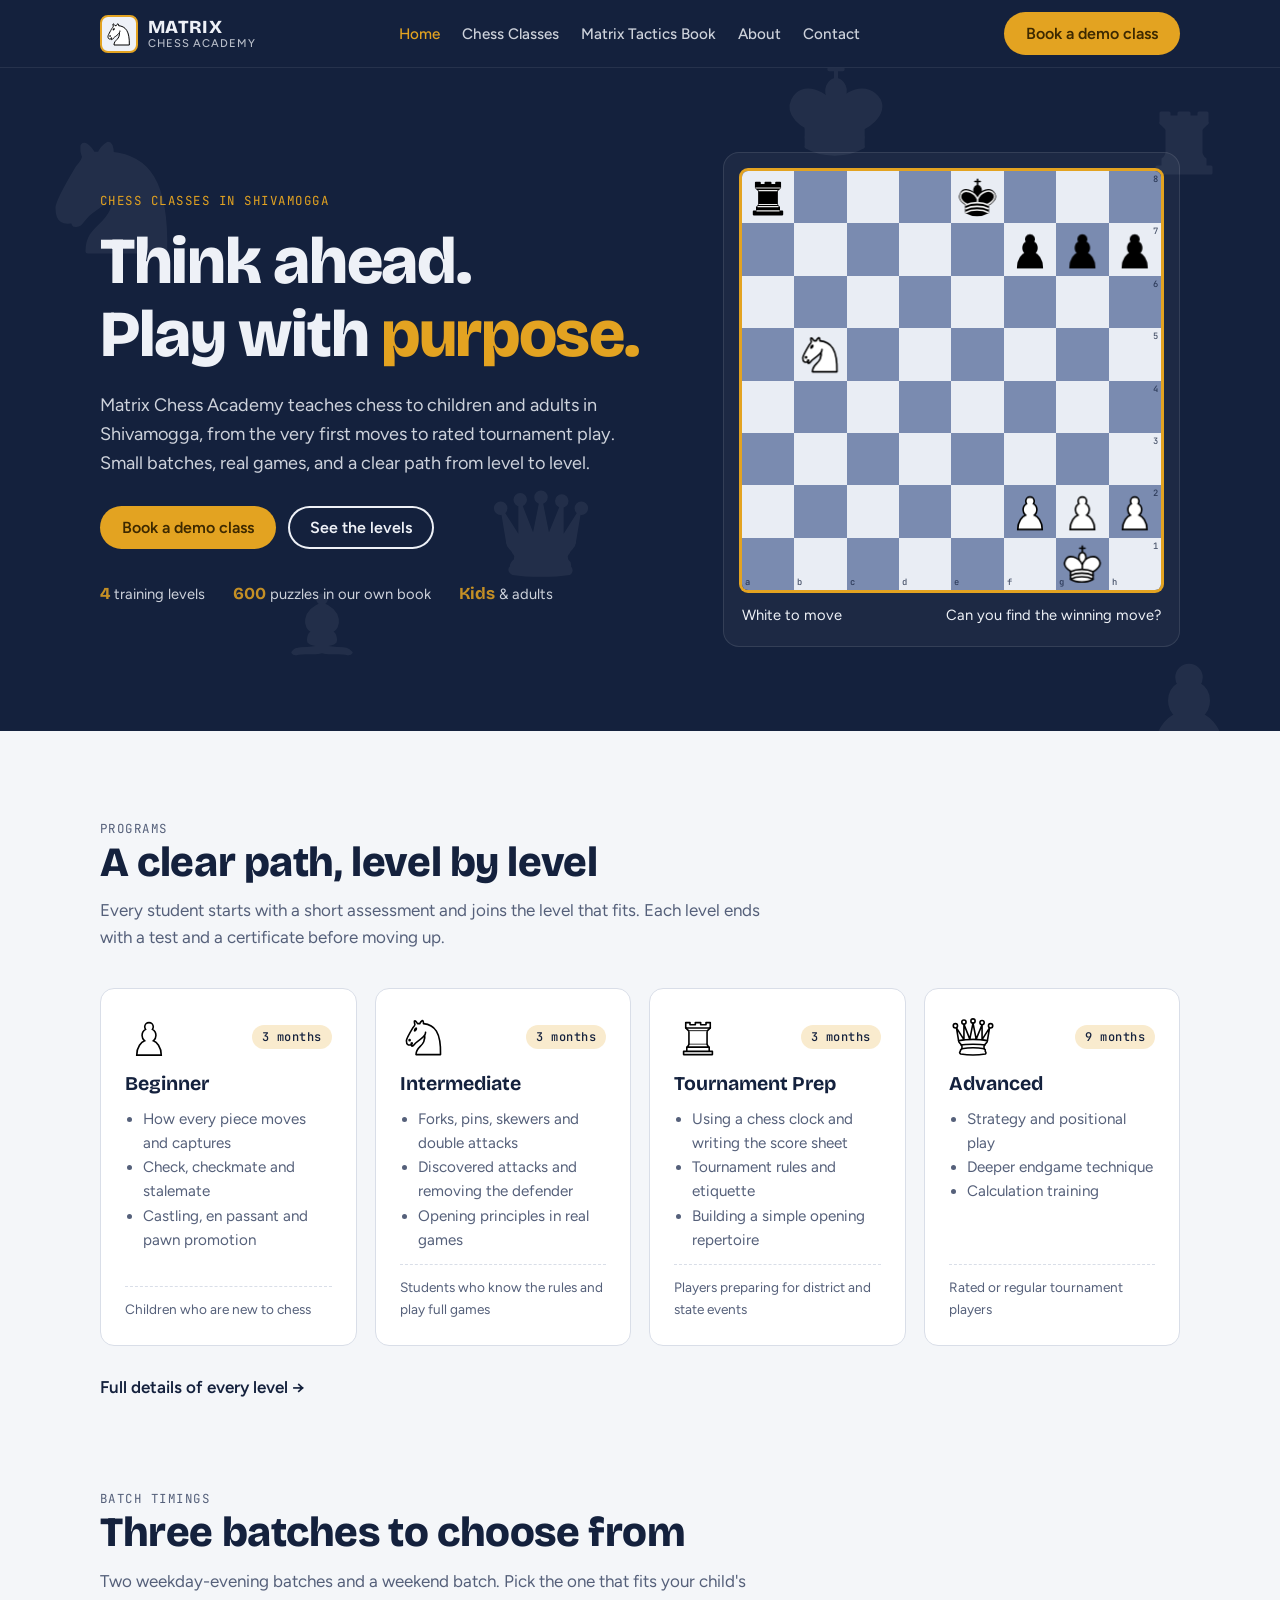
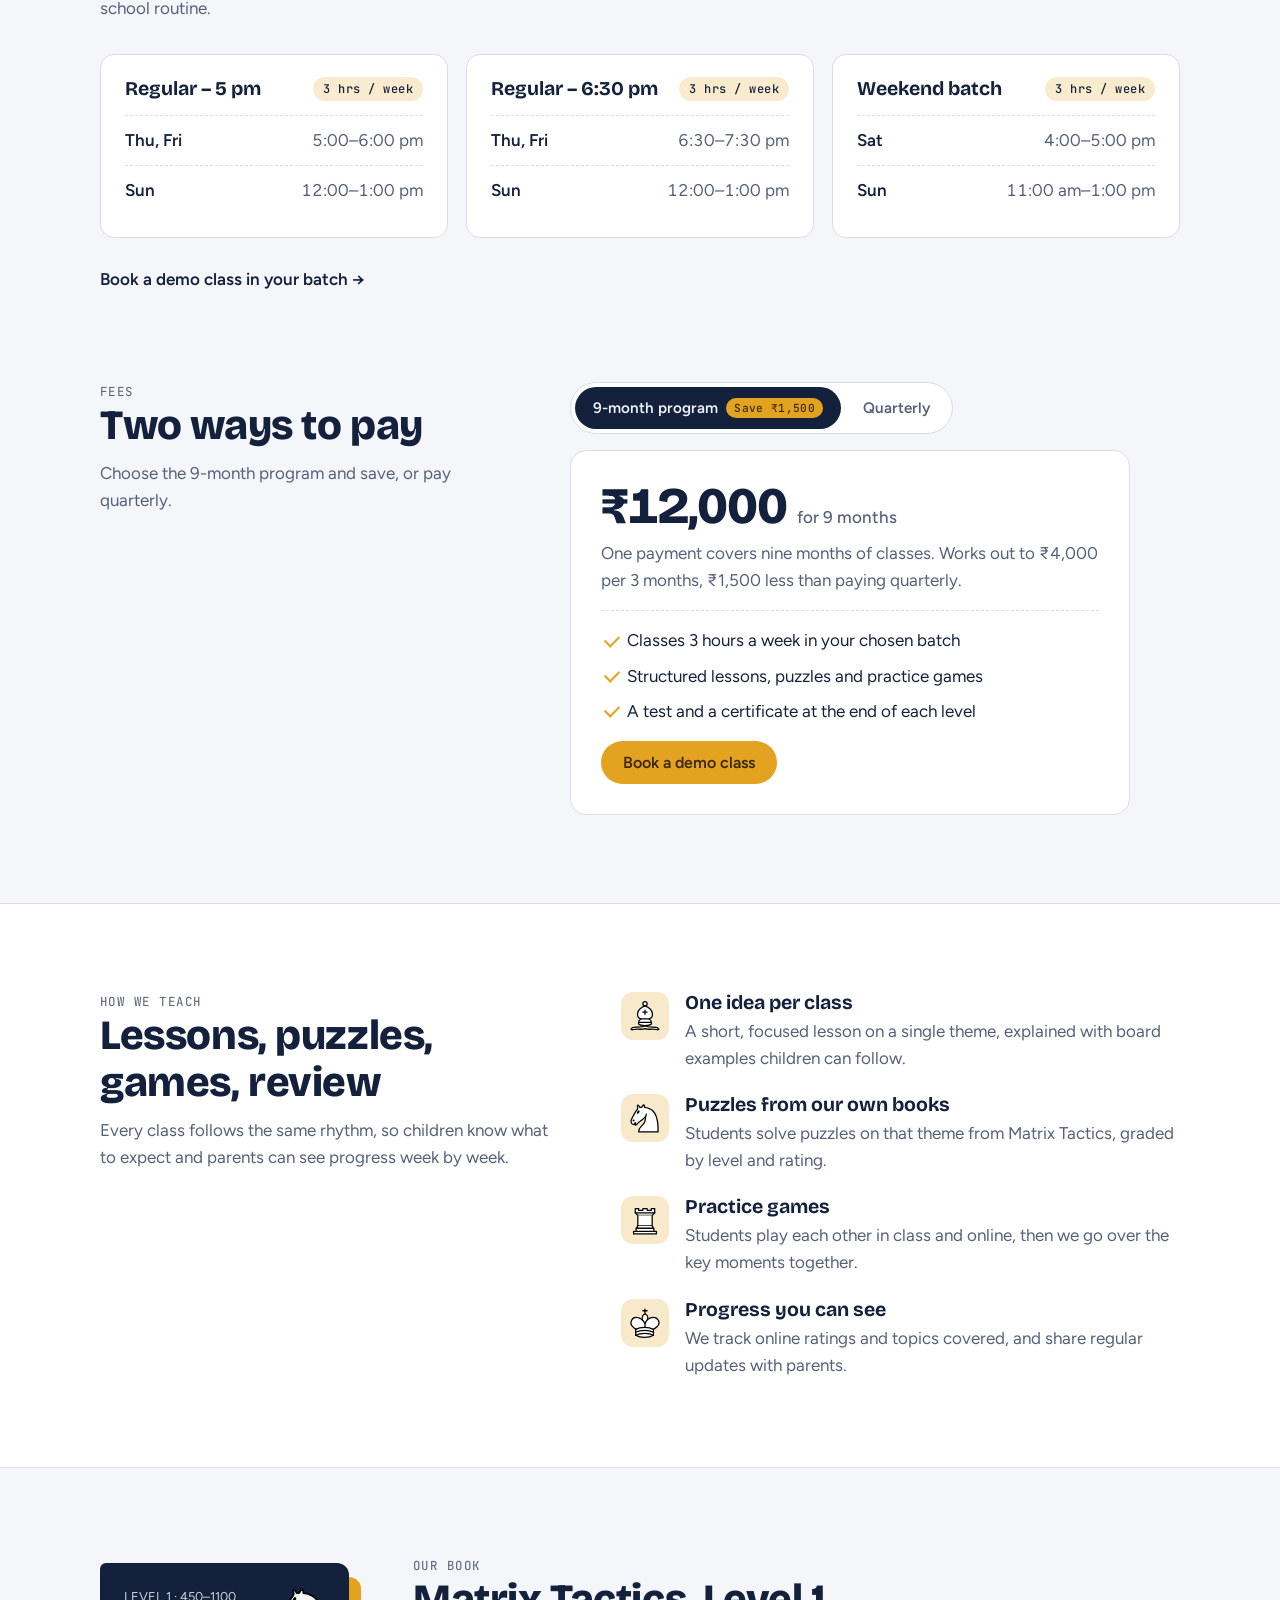
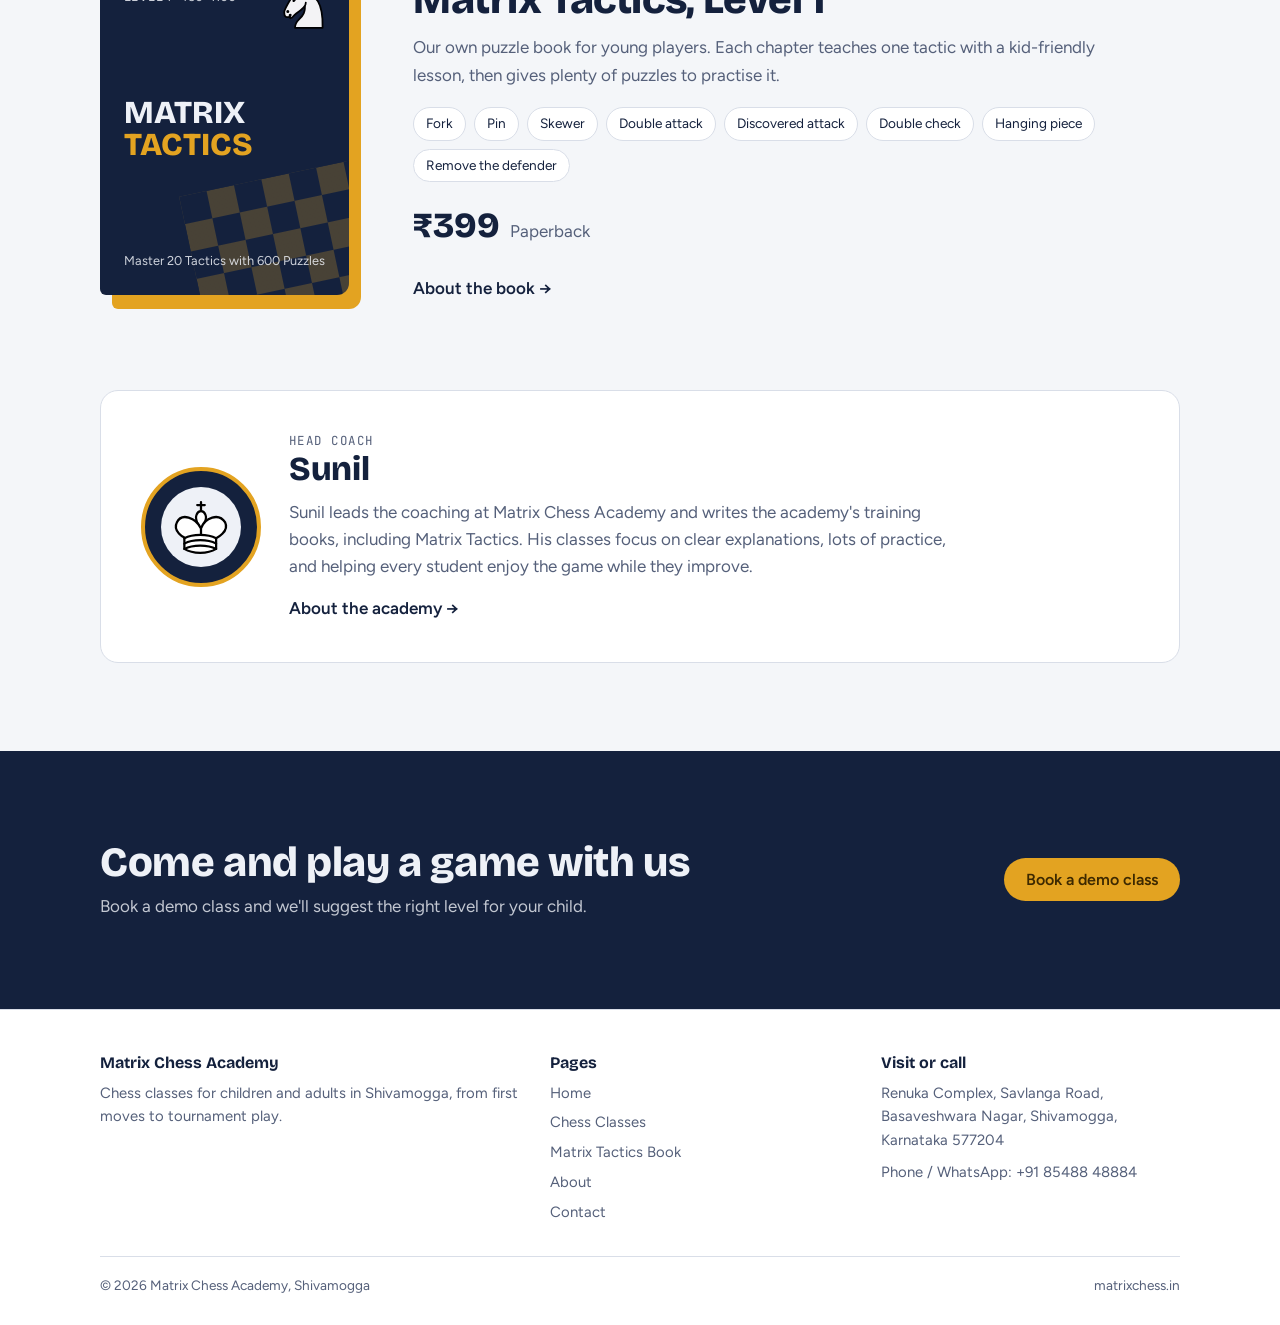
<file: index.html>
<!DOCTYPE html>
<html lang="en-IN">
<head>
<meta charset="utf-8">
<meta name="viewport" content="width=device-width, initial-scale=1, viewport-fit=cover">
<title>Chess Classes in Shivamogga | Matrix Chess Academy</title>
<meta name="description" content="Matrix Chess Academy offers chess classes in Shivamogga for children and adults: Beginner, Intermediate, Tournament Prep and Advanced levels. Book a demo class.">
<link rel="canonical" href="https://matrixchess.in/">
<meta name="robots" content="index, follow">
<meta name="theme-color" content="#14213d">
<meta property="og:type" content="website">
<meta property="og:site_name" content="Matrix Chess Academy">
<meta property="og:title" content="Chess Classes in Shivamogga | Matrix Chess Academy">
<meta property="og:description" content="Matrix Chess Academy offers chess classes in Shivamogga for children and adults: Beginner, Intermediate, Tournament Prep and Advanced levels. Book a demo class.">
<meta property="og:url" content="https://matrixchess.in/">
<meta property="og:image" content="https://matrixchess.in/og-image.png">
<meta property="og:image:width" content="1200">
<meta property="og:image:height" content="630">
<meta property="og:locale" content="en_IN">
<meta name="twitter:card" content="summary_large_image">
<link rel="icon" href="favicon.svg" type="image/svg+xml">
<link rel="icon" href="favicon-48.png" sizes="48x48" type="image/png">
<link rel="apple-touch-icon" href="apple-touch-icon.png">
<link rel="preconnect" href="https://fonts.googleapis.com">
<link rel="preconnect" href="https://fonts.gstatic.com" crossorigin>
<link rel="stylesheet" href="https://fonts.googleapis.com/css2?family=Bricolage+Grotesque:opsz,wght@12..96,700;12..96,800&family=Figtree:wght@400;500;600&family=JetBrains+Mono:wght@500&display=swap">
<link rel="stylesheet" href="style.css">
<script type="application/ld+json">{"@context": "https://schema.org", "@type": "SportsActivityLocation", "@id": "https://matrixchess.in/#academy", "name": "Matrix Chess Academy", "description": "Chess classes in Shivamogga for children and adults, from beginner to tournament level.", "url": "https://matrixchess.in/", "telephone": "+91-8548848884", "image": "https://matrixchess.in/og-image.png", "logo": "https://matrixchess.in/icon-512.png", "address": {"@type": "PostalAddress", "streetAddress": "Renuka Complex, Savlanga Road, Basaveshwara Nagar", "addressLocality": "Shivamogga", "addressRegion": "Karnataka", "postalCode": "577204", "addressCountry": "IN"}, "areaServed": {"@type": "City", "name": "Shivamogga"}, "openingHoursSpecification": [{"@type": "OpeningHoursSpecification", "dayOfWeek": ["Thursday", "Friday"], "opens": "17:00", "closes": "19:30"}, {"@type": "OpeningHoursSpecification", "dayOfWeek": "Saturday", "opens": "16:00", "closes": "17:00"}, {"@type": "OpeningHoursSpecification", "dayOfWeek": "Sunday", "opens": "11:00", "closes": "13:00"}], "sport": "Chess"}</script>
<script type="application/ld+json">{"@context": "https://schema.org", "@type": "WebSite", "name": "Matrix Chess Academy", "url": "https://matrixchess.in/"}</script>
</head>
<body>
<a class="skip" href="#main">Skip to content</a>
<header class="site-header">
  <div class="wrap" style="position:relative">
    <a class="brand" href="index.html" aria-label="Matrix Chess Academy, home">
      <img src="pieces/wN.svg" alt="" width="38" height="38">
      <span>MATRIX<small>CHESS ACADEMY</small></span>
    </a>
    <nav aria-label="Main">
      <ul class="menu" id="menu"><li><a href="index.html" aria-current="page">Home</a></li><li><a href="chess-classes.html">Chess Classes</a></li><li><a href="matrix-tactics-book.html">Matrix Tactics Book</a></li><li><a href="about.html">About</a></li><li><a href="contact.html">Contact</a></li></ul>
    </nav>
    <a class="btn btn-gold header-cta" href="contact.html">Book a demo class</a>
    <button class="menu-btn" type="button" aria-controls="menu" aria-expanded="false">Menu</button>
  </div>
</header>
<main id="main">

<section class="hero">
  <div class="drift" aria-hidden="true">
    <img src="pieces/wN.svg" alt="" class="d1"><img src="pieces/wQ.svg" alt="" class="d2"><img src="pieces/wR.svg" alt="" class="d3">
    <img src="pieces/wB.svg" alt="" class="d4"><img src="pieces/wK.svg" alt="" class="d5"><img src="pieces/wP.svg" alt="" class="d6">
  </div>
  <div class="wrap">
    <div>
      <div class="eyebrow">Chess classes in Shivamogga</div>
      <h1>Think ahead.<br>Play with <em>purpose.</em></h1>
      <p class="sub">Matrix Chess Academy teaches chess to children and adults in Shivamogga, from the very first moves to rated tournament play. Small batches, real games, and a clear path from level to level.</p>
      <div class="ctas">
        <a class="btn btn-gold" href="contact.html">Book a demo class</a>
        <a class="btn btn-ghost" href="chess-classes.html">See the levels</a>
      </div>
      <div class="facts">
        <span><b>4</b>training levels</span>
        <span><b>600</b>puzzles in our own book</span>
        <span><b>Kids</b>&amp; adults</span>
      </div>
    </div>
    <figure class="boardcard" style="margin:0">
      <div class="board" id="hero-board" role="img" aria-label="Chess position: the white knight jumps to c7, checking the black king on e8 and attacking the rook on a8"><div class="sq l hit"><img src="pieces/bR.svg" alt="Black rook on a8" width="45" height="45"></div><div class="sq d"></div><div class="sq l"></div><div class="sq d"></div><div class="sq l hit"><img src="pieces/bK.svg" alt="Black king on e8" width="45" height="45"></div><div class="sq d"></div><div class="sq l"></div><div class="sq d"><span class="co r">8</span></div><div class="sq d"></div><div class="sq l"></div><div class="sq d to"><img src="pieces/wN.svg" alt="White knight on c7" width="45" height="45"></div><div class="sq l"></div><div class="sq d"></div><div class="sq l"><img src="pieces/bP.svg" alt="Black pawn on f7" width="45" height="45"></div><div class="sq d"><img src="pieces/bP.svg" alt="Black pawn on g7" width="45" height="45"></div><div class="sq l"><img src="pieces/bP.svg" alt="Black pawn on h7" width="45" height="45"><span class="co r">7</span></div><div class="sq l"></div><div class="sq d"></div><div class="sq l"></div><div class="sq d"></div><div class="sq l"></div><div class="sq d"></div><div class="sq l"></div><div class="sq d"><span class="co r">6</span></div><div class="sq d"></div><div class="sq l from"></div><div class="sq d"></div><div class="sq l"></div><div class="sq d"></div><div class="sq l"></div><div class="sq d"></div><div class="sq l"><span class="co r">5</span></div><div class="sq l"></div><div class="sq d"></div><div class="sq l"></div><div class="sq d"></div><div class="sq l"></div><div class="sq d"></div><div class="sq l"></div><div class="sq d"><span class="co r">4</span></div><div class="sq d"></div><div class="sq l"></div><div class="sq d"></div><div class="sq l"></div><div class="sq d"></div><div class="sq l"></div><div class="sq d"></div><div class="sq l"><span class="co r">3</span></div><div class="sq l"></div><div class="sq d"></div><div class="sq l"></div><div class="sq d"></div><div class="sq l"></div><div class="sq d"><img src="pieces/wP.svg" alt="White pawn on f2" width="45" height="45"></div><div class="sq l"><img src="pieces/wP.svg" alt="White pawn on g2" width="45" height="45"></div><div class="sq d"><img src="pieces/wP.svg" alt="White pawn on h2" width="45" height="45"><span class="co r">2</span></div><div class="sq d"><span class="co f">a</span></div><div class="sq l"><span class="co f">b</span></div><div class="sq d"><span class="co f">c</span></div><div class="sq l"><span class="co f">d</span></div><div class="sq d"><span class="co f">e</span></div><div class="sq l"><span class="co f">f</span></div><div class="sq d"><img src="pieces/wK.svg" alt="White king on g1" width="45" height="45"><span class="co f">g</span></div><div class="sq l"><span class="co r">1</span><span class="co f">h</span></div></div>
      <figcaption class="caption" aria-live="polite">
        <span id="cap-move">Knight jumps to <code>Nc7+</code></span>
        <span id="cap-text">Check on the king, attack on the rook. That's a <b>fork</b>.</span>
      </figcaption>
      <button type="button" class="replay" id="replay" hidden>↻ Replay</button>
    </figure>
  </div>
</section>

<section>
  <div class="wrap">
    <div class="eyebrow">Programs</div>
    <h2>A clear path, level by level</h2>
    <p class="lede">Every student starts with a short assessment and joins the level that fits. Each level ends with a test and a certificate before moving up.</p>
    <div class="levels"><a class="level" href="chess-classes.html#beginner">
  <div class="top"><img src="pieces/wP.svg" alt="" width="45" height="45"><span class="pill">3 months</span></div>
  <h3>Beginner</h3><ul><li>How every piece moves and captures</li><li>Check, checkmate and stalemate</li><li>Castling, en passant and pawn promotion</li></ul><div class="who">Children who are new to chess</div>
</a><a class="level" href="chess-classes.html#intermediate">
  <div class="top"><img src="pieces/wN.svg" alt="" width="45" height="45"><span class="pill">3 months</span></div>
  <h3>Intermediate</h3><ul><li>Forks, pins, skewers and double attacks</li><li>Discovered attacks and removing the defender</li><li>Opening principles in real games</li></ul><div class="who">Students who know the rules and play full games</div>
</a><a class="level" href="chess-classes.html#tournament-prep">
  <div class="top"><img src="pieces/wR.svg" alt="" width="45" height="45"><span class="pill">3 months</span></div>
  <h3>Tournament Prep</h3><ul><li>Using a chess clock and writing the score sheet</li><li>Tournament rules and etiquette</li><li>Building a simple opening repertoire</li></ul><div class="who">Players preparing for district and state events</div>
</a><a class="level" href="chess-classes.html#advanced">
  <div class="top"><img src="pieces/wQ.svg" alt="" width="45" height="45"><span class="pill">9 months</span></div>
  <h3>Advanced</h3><ul><li>Strategy and positional play</li><li>Deeper endgame technique</li><li>Calculation training</li></ul><div class="who">Rated or regular tournament players</div>
</a></div>
    <a class="more" href="chess-classes.html">Full details of every level →</a>
  </div>
</section>

<section style="padding-top:0">
  <div class="wrap">
    <div class="eyebrow">Batch timings</div>
    <h2>Three batches to choose from</h2>
    <p class="lede">Two weekday-evening batches and a weekend batch. Pick the one that fits your child's school routine.</p>
    <div class="batches"><article class="batch"><div class="top"><h3>Regular – 5 pm</h3><span class="pill">3 hrs / week</span></div><dl><div><dt>Thu, Fri</dt><dd>5:00–6:00 pm</dd></div><div><dt>Sun</dt><dd>12:00–1:00 pm</dd></div></dl></article><article class="batch"><div class="top"><h3>Regular – 6:30 pm</h3><span class="pill">3 hrs / week</span></div><dl><div><dt>Thu, Fri</dt><dd>6:30–7:30 pm</dd></div><div><dt>Sun</dt><dd>12:00–1:00 pm</dd></div></dl></article><article class="batch"><div class="top"><h3>Weekend batch</h3><span class="pill">3 hrs / week</span></div><dl><div><dt>Sat</dt><dd>4:00–5:00 pm</dd></div><div><dt>Sun</dt><dd>11:00 am–1:00 pm</dd></div></dl></article></div>
    <a class="more" href="contact.html">Book a demo class in your batch →</a>
  </div>
</section>
<section style="padding-top:0">
  <div class="wrap fees-wrap">
    <div>
      <div class="eyebrow">Fees</div>
      <h2>Two ways to pay</h2>
      <p class="lede">Choose the 9-month program and save, or pay quarterly.</p>
    </div>
    <div class="plans">
  <input type="radio" name="plan-home" id="home-9m" class="plan-radio" checked>
  <input type="radio" name="plan-home" id="home-q" class="plan-radio">
  <div class="plan-toggle" role="radiogroup" aria-label="Choose a payment plan">
    <label for="home-9m">9-month program <span class="save">Save ₹1,500</span></label>
    <label for="home-q">Quarterly</label>
  </div>
  <div class="plan-card">
    <div class="plan p9m">
      <div class="plan-price"><strong>₹12,000</strong><span>for 9 months</span></div>
      <p>One payment covers nine months of classes. Works out to ₹4,000 per 3 months, ₹1,500 less than paying quarterly.</p>
    </div>
    <div class="plan pq">
      <div class="plan-price"><strong>₹4,500</strong><span>every 3 months</span></div>
      <p>Pay one quarter at a time. A good way to start if you want to see how your child takes to chess.</p>
    </div>
    <ul class="plan-inc">
      <li>Classes 3 hours a week in your chosen batch</li>
      <li>Structured lessons, puzzles and practice games</li>
      <li>A test and a certificate at the end of each level</li>
    </ul>
    <a class="btn btn-gold" href="contact.html">Book a demo class</a>
  </div>
</div>
  </div>
</section>

<section class="band">
  <div class="wrap split">
    <div>
      <div class="eyebrow">How we teach</div>
      <h2>Lessons, puzzles, games, review</h2>
      <p class="lede">Every class follows the same rhythm, so children know what to expect and parents can see progress week by week.</p>
    </div>
    <div class="points"><div class="point"><div class="ic"><img src="pieces/wB.svg" alt="" width="45" height="45"></div><div><h3>One idea per class</h3><p>A short, focused lesson on a single theme, explained with board examples children can follow.</p></div></div><div class="point"><div class="ic"><img src="pieces/wN.svg" alt="" width="45" height="45"></div><div><h3>Puzzles from our own books</h3><p>Students solve puzzles on that theme from Matrix Tactics, graded by level and rating.</p></div></div><div class="point"><div class="ic"><img src="pieces/wR.svg" alt="" width="45" height="45"></div><div><h3>Practice games</h3><p>Students play each other in class and online, then we go over the key moments together.</p></div></div><div class="point"><div class="ic"><img src="pieces/wK.svg" alt="" width="45" height="45"></div><div><h3>Progress you can see</h3><p>We track online ratings and topics covered, and share regular updates with parents.</p></div></div></div>
  </div>
</section>

<section>
  <div class="wrap book">
    <div class="cover" aria-hidden="true">
  <img src="pieces/wN.svg" alt="">
  <div class="s">LEVEL 1 · 450–1100</div>
  <div class="t">MATRIX<span>TACTICS</span></div>
  <div class="s">Master 20 Tactics with 600 Puzzles</div>
</div>
    <div>
      <div class="eyebrow">Our book</div>
      <h2>Matrix Tactics, Level 1</h2>
      <p class="lede">Our own puzzle book for young players. Each chapter teaches one tactic with a kid-friendly lesson, then gives plenty of puzzles to practise it.</p>
      <div class="chips"><span>Fork</span><span>Pin</span><span>Skewer</span><span>Double attack</span><span>Discovered attack</span><span>Double check</span><span>Hanging piece</span><span>Remove the defender</span></div>
      <div class="price"><strong>₹399</strong><span>Paperback</span></div>
      <a class="more" href="matrix-tactics-book.html">About the book →</a>
    </div>
  </div>
</section>

<section style="padding-top:0">
  <div class="wrap">
    <div class="coach">
      <div class="avatar"><img src="pieces/wK.svg" alt="" width="45" height="45"></div>
      <div>
        <div class="eyebrow">Head coach</div>
        <h2 style="font-size:clamp(1.6rem,3vw,2.1rem)">Sunil</h2>
        <p>Sunil leads the coaching at Matrix Chess Academy and writes the academy's training books, including Matrix Tactics. His classes focus on clear explanations, lots of practice, and helping every student enjoy the game while they improve.</p>
        <a class="more" href="about.html" style="margin-top:14px">About the academy →</a>
      </div>
    </div>
  </div>
</section>
<section class="cta-band"><div class="wrap">
  <div><h2>Come and play a game with us</h2><p>Book a demo class and we'll suggest the right level for your child.</p></div>
  <a class="btn btn-gold" href="contact.html">Book a demo class</a>
</div></section>
</main>
<footer class="site-footer">
  <div class="wrap">
    <div class="foot-grid">
      <div>
        <h3>Matrix Chess Academy</h3>
        <p>Chess classes for children and adults in Shivamogga, from first moves to tournament play.</p>
      </div>
      <div>
        <h3>Pages</h3>
        <ul><li><a href="index.html">Home</a></li><li><a href="chess-classes.html">Chess Classes</a></li><li><a href="matrix-tactics-book.html">Matrix Tactics Book</a></li><li><a href="about.html">About</a></li><li><a href="contact.html">Contact</a></li></ul>
      </div>
      <div>
        <h3>Visit or call</h3>
        <address style="font-style:normal">Renuka Complex, Savlanga Road,<br>Basaveshwara Nagar, Shivamogga,<br>Karnataka 577204</address>
        <p style="margin-top:8px">Phone / WhatsApp: +91 85488 48884</p>
      </div>
    </div>
    <div class="foot-bottom">
      <span>© <span id="yr">2026</span> Matrix Chess Academy, Shivamogga</span>
      <span>matrixchess.in</span>
    </div>
  </div>
</footer>
<script src="site.js" defer></script>
</body>
</html>
</file>
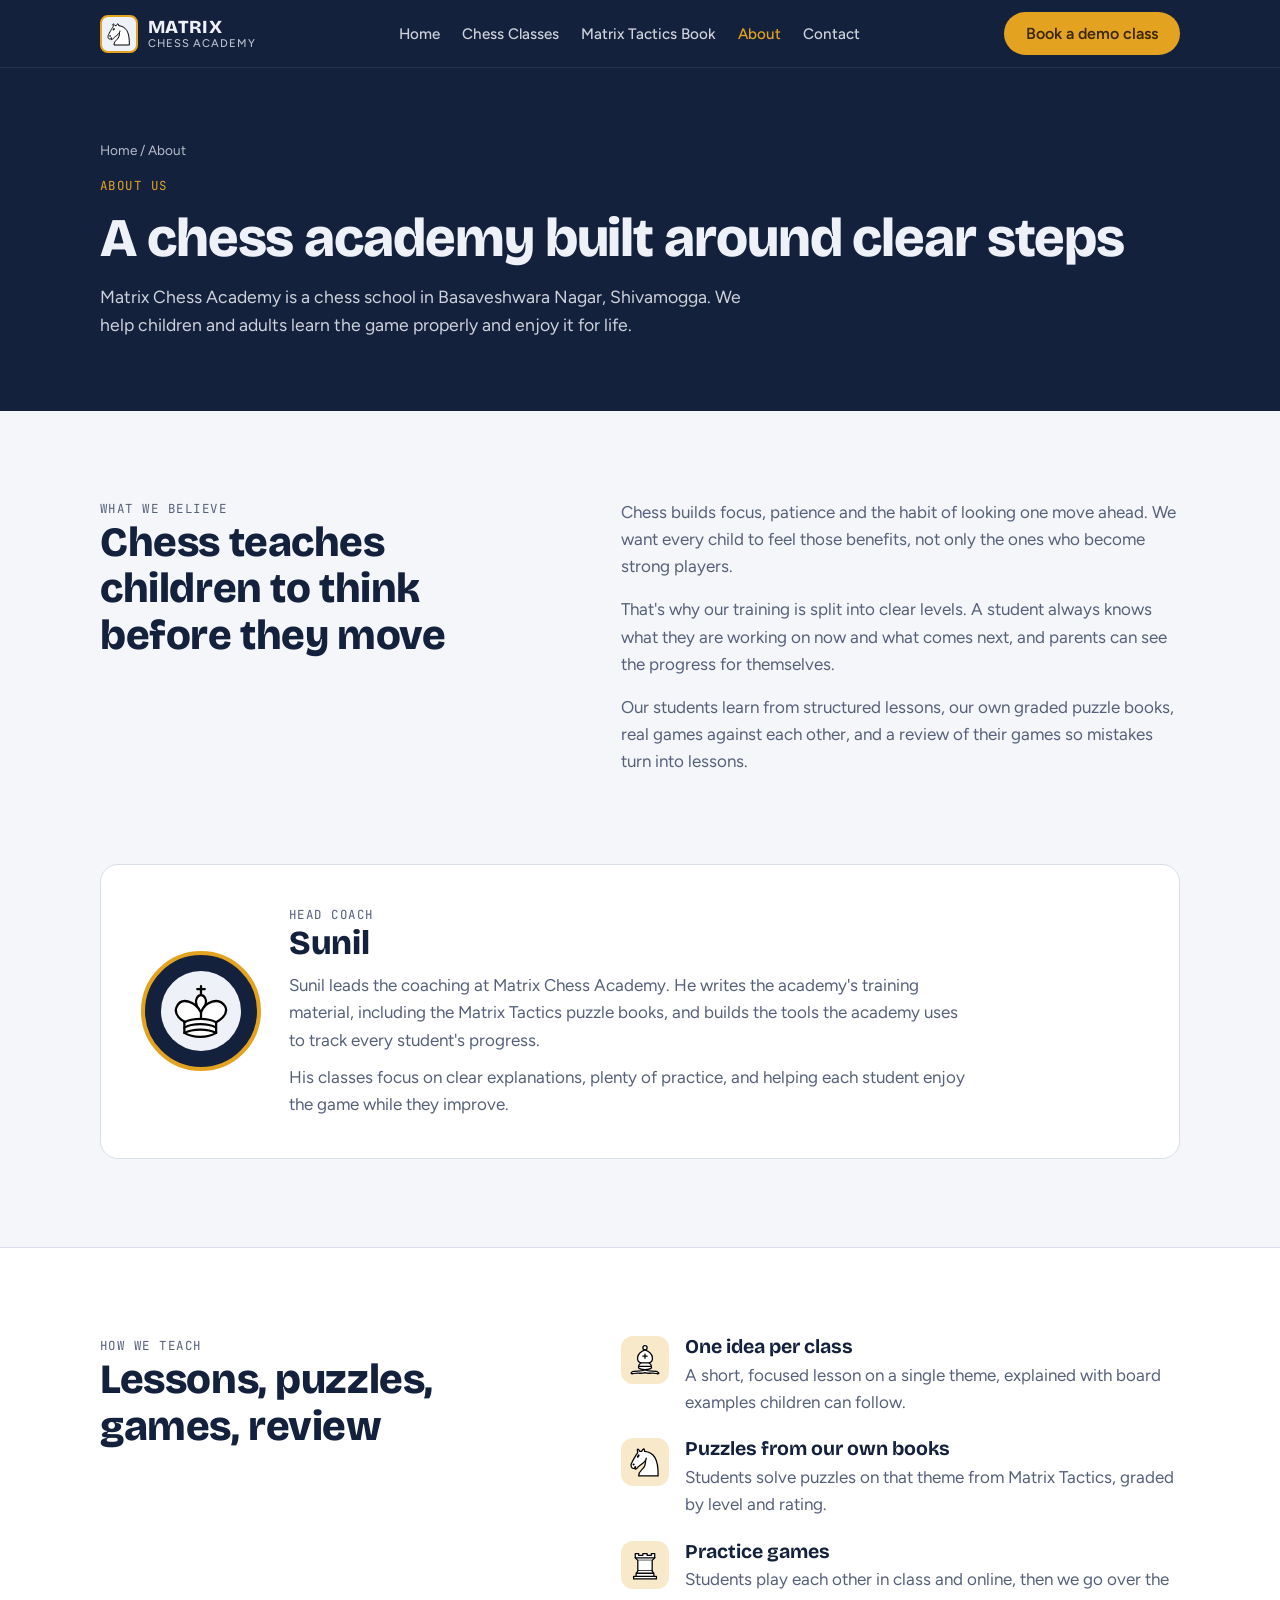
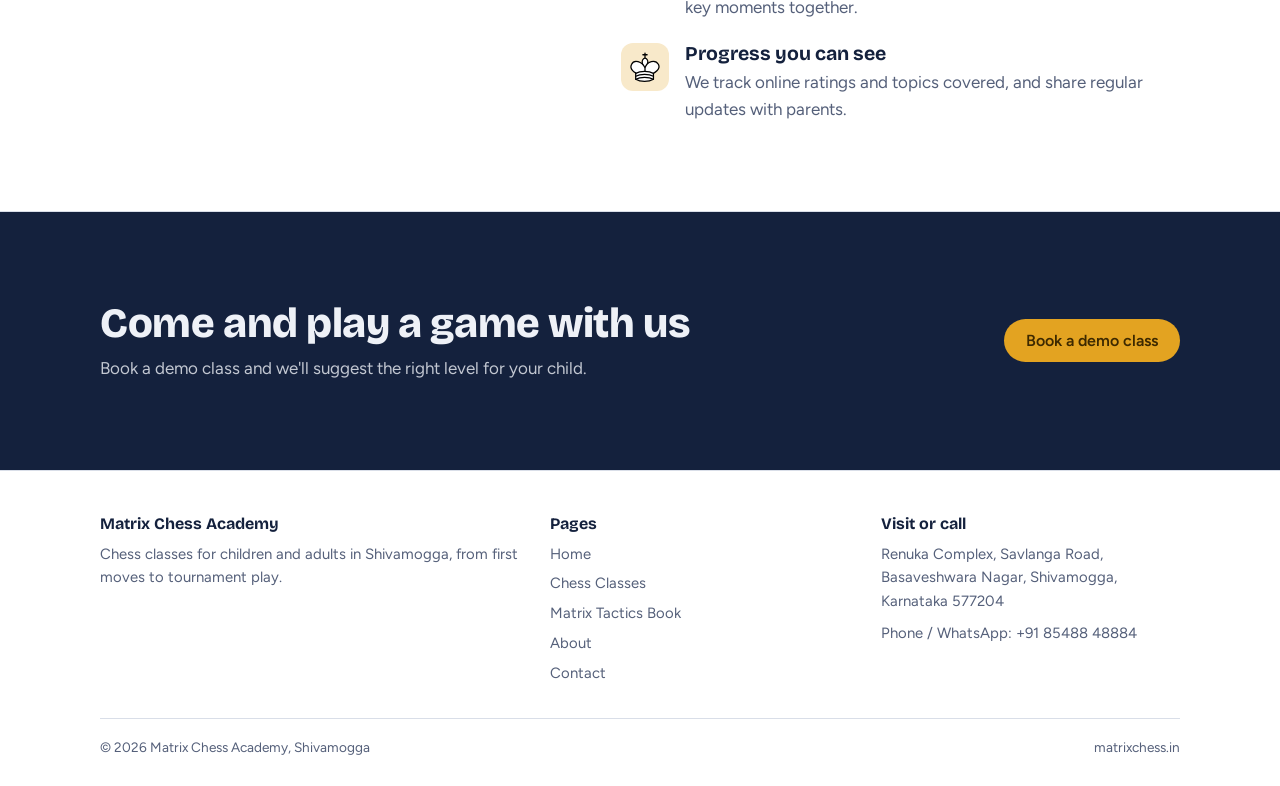
<file: about.html>
<!DOCTYPE html>
<html lang="en-IN">
<head>
<meta charset="utf-8">
<meta name="viewport" content="width=device-width, initial-scale=1, viewport-fit=cover">
<title>About Matrix Chess Academy and Coach Sunil | Shivamogga</title>
<meta name="description" content="Matrix Chess Academy in Basaveshwara Nagar, Shivamogga, is led by coach Sunil, author of the Matrix Tactics puzzle books. Learn how we teach chess to children.">
<link rel="canonical" href="https://matrixchess.in/about.html">
<meta name="robots" content="index, follow">
<meta name="theme-color" content="#14213d">
<meta property="og:type" content="website">
<meta property="og:site_name" content="Matrix Chess Academy">
<meta property="og:title" content="About Matrix Chess Academy and Coach Sunil | Shivamogga">
<meta property="og:description" content="Matrix Chess Academy in Basaveshwara Nagar, Shivamogga, is led by coach Sunil, author of the Matrix Tactics puzzle books. Learn how we teach chess to children.">
<meta property="og:url" content="https://matrixchess.in/about.html">
<meta property="og:image" content="https://matrixchess.in/og-image.png">
<meta property="og:image:width" content="1200">
<meta property="og:image:height" content="630">
<meta property="og:locale" content="en_IN">
<meta name="twitter:card" content="summary_large_image">
<link rel="icon" href="favicon.svg" type="image/svg+xml">
<link rel="icon" href="favicon-48.png" sizes="48x48" type="image/png">
<link rel="apple-touch-icon" href="apple-touch-icon.png">
<link rel="preconnect" href="https://fonts.googleapis.com">
<link rel="preconnect" href="https://fonts.gstatic.com" crossorigin>
<link rel="stylesheet" href="https://fonts.googleapis.com/css2?family=Bricolage+Grotesque:opsz,wght@12..96,700;12..96,800&family=Figtree:wght@400;500;600&family=JetBrains+Mono:wght@500&display=swap">
<link rel="stylesheet" href="style.css">
<script type="application/ld+json">{"@context": "https://schema.org", "@type": "SportsActivityLocation", "@id": "https://matrixchess.in/#academy", "name": "Matrix Chess Academy", "description": "Chess classes in Shivamogga for children and adults, from beginner to tournament level.", "url": "https://matrixchess.in/", "telephone": "+91-8548848884", "image": "https://matrixchess.in/og-image.png", "logo": "https://matrixchess.in/icon-512.png", "address": {"@type": "PostalAddress", "streetAddress": "Renuka Complex, Savlanga Road, Basaveshwara Nagar", "addressLocality": "Shivamogga", "addressRegion": "Karnataka", "postalCode": "577204", "addressCountry": "IN"}, "areaServed": {"@type": "City", "name": "Shivamogga"}, "openingHoursSpecification": [{"@type": "OpeningHoursSpecification", "dayOfWeek": ["Thursday", "Friday"], "opens": "17:00", "closes": "19:30"}, {"@type": "OpeningHoursSpecification", "dayOfWeek": "Saturday", "opens": "16:00", "closes": "17:00"}, {"@type": "OpeningHoursSpecification", "dayOfWeek": "Sunday", "opens": "11:00", "closes": "13:00"}], "sport": "Chess", "employee": {"@type": "Person", "name": "Sunil", "jobTitle": "Head Coach"}}</script>
<script type="application/ld+json">{"@context": "https://schema.org", "@type": "BreadcrumbList", "itemListElement": [{"@type": "ListItem", "position": 1, "name": "Home", "item": "https://matrixchess.in/"}, {"@type": "ListItem", "position": 2, "name": "About", "item": "https://matrixchess.in/about.html"}]}</script>
</head>
<body>
<a class="skip" href="#main">Skip to content</a>
<header class="site-header">
  <div class="wrap" style="position:relative">
    <a class="brand" href="index.html" aria-label="Matrix Chess Academy, home">
      <img src="pieces/wN.svg" alt="" width="38" height="38">
      <span>MATRIX<small>CHESS ACADEMY</small></span>
    </a>
    <nav aria-label="Main">
      <ul class="menu" id="menu"><li><a href="index.html">Home</a></li><li><a href="chess-classes.html">Chess Classes</a></li><li><a href="matrix-tactics-book.html">Matrix Tactics Book</a></li><li><a href="about.html" aria-current="page">About</a></li><li><a href="contact.html">Contact</a></li></ul>
    </nav>
    <a class="btn btn-gold header-cta" href="contact.html">Book a demo class</a>
    <button class="menu-btn" type="button" aria-controls="menu" aria-expanded="false">Menu</button>
  </div>
</header>
<main id="main">

<section class="page-head"><div class="wrap">
  <div class="crumbs"><a href="index.html">Home</a> / About</div>
  <div class="eyebrow">About us</div>
  <h1>A chess academy built around clear steps</h1>
  <p>Matrix Chess Academy is a chess school in Basaveshwara Nagar, Shivamogga. We help children and adults learn the game properly and enjoy it for life.</p>
</div></section>
<section><div class="wrap split">
  <div>
    <div class="eyebrow">What we believe</div>
    <h2>Chess teaches children to think before they move</h2>
  </div>
  <div class="prose">
    <p>Chess builds focus, patience and the habit of looking one move ahead. We want every child to feel those benefits, not only the ones who become strong players.</p>
    <p>That's why our training is split into clear levels. A student always knows what they are working on now and what comes next, and parents can see the progress for themselves.</p>
    <p>Our students learn from structured lessons, our own graded puzzle books, real games against each other, and a review of their games so mistakes turn into lessons.</p>
  </div>
</div></section>
<section style="padding-top:0"><div class="wrap">
  <div class="coach">
    <div class="avatar"><img src="pieces/wK.svg" alt="" width="45" height="45"></div>
    <div>
      <div class="eyebrow">Head coach</div>
      <h2 style="font-size:clamp(1.6rem,3vw,2.1rem)">Sunil</h2>
      <p>Sunil leads the coaching at Matrix Chess Academy. He writes the academy's training material, including the Matrix Tactics puzzle books, and builds the tools the academy uses to track every student's progress.</p>
      <p>His classes focus on clear explanations, plenty of practice, and helping each student enjoy the game while they improve.</p>
    </div>
  </div>
</div></section>
<section class="band"><div class="wrap split">
  <div>
    <div class="eyebrow">How we teach</div>
    <h2>Lessons, puzzles, games, review</h2>
  </div>
  <div class="points"><div class="point"><div class="ic"><img src="pieces/wB.svg" alt="" width="45" height="45"></div><div><h3>One idea per class</h3><p>A short, focused lesson on a single theme, explained with board examples children can follow.</p></div></div><div class="point"><div class="ic"><img src="pieces/wN.svg" alt="" width="45" height="45"></div><div><h3>Puzzles from our own books</h3><p>Students solve puzzles on that theme from Matrix Tactics, graded by level and rating.</p></div></div><div class="point"><div class="ic"><img src="pieces/wR.svg" alt="" width="45" height="45"></div><div><h3>Practice games</h3><p>Students play each other in class and online, then we go over the key moments together.</p></div></div><div class="point"><div class="ic"><img src="pieces/wK.svg" alt="" width="45" height="45"></div><div><h3>Progress you can see</h3><p>We track online ratings and topics covered, and share regular updates with parents.</p></div></div></div>
</div></section>
<section class="cta-band"><div class="wrap">
  <div><h2>Come and play a game with us</h2><p>Book a demo class and we'll suggest the right level for your child.</p></div>
  <a class="btn btn-gold" href="contact.html">Book a demo class</a>
</div></section>
</main>
<footer class="site-footer">
  <div class="wrap">
    <div class="foot-grid">
      <div>
        <h3>Matrix Chess Academy</h3>
        <p>Chess classes for children and adults in Shivamogga, from first moves to tournament play.</p>
      </div>
      <div>
        <h3>Pages</h3>
        <ul><li><a href="index.html">Home</a></li><li><a href="chess-classes.html">Chess Classes</a></li><li><a href="matrix-tactics-book.html">Matrix Tactics Book</a></li><li><a href="about.html">About</a></li><li><a href="contact.html">Contact</a></li></ul>
      </div>
      <div>
        <h3>Visit or call</h3>
        <address style="font-style:normal">Renuka Complex, Savlanga Road,<br>Basaveshwara Nagar, Shivamogga,<br>Karnataka 577204</address>
        <p style="margin-top:8px">Phone / WhatsApp: +91 85488 48884</p>
      </div>
    </div>
    <div class="foot-bottom">
      <span>© <span id="yr">2026</span> Matrix Chess Academy, Shivamogga</span>
      <span>matrixchess.in</span>
    </div>
  </div>
</footer>
<script src="site.js" defer></script>
</body>
</html>
</file>
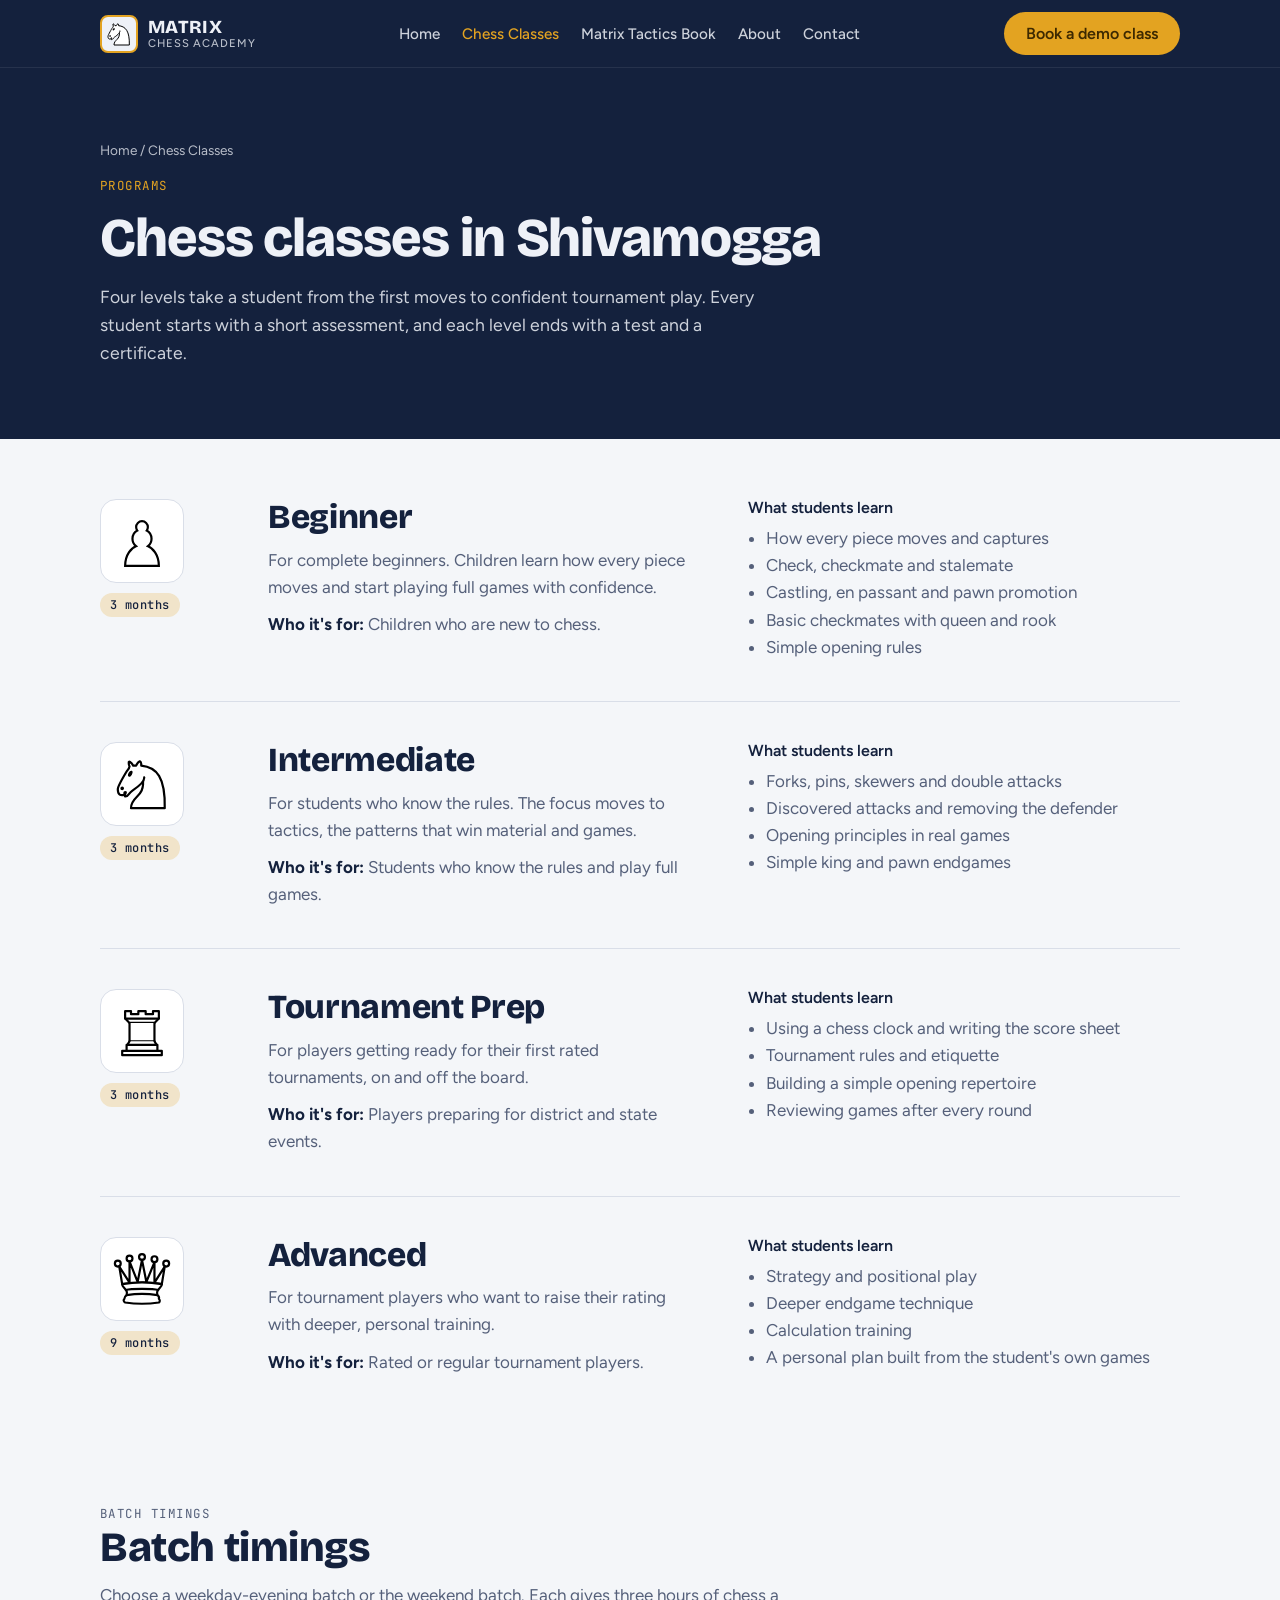
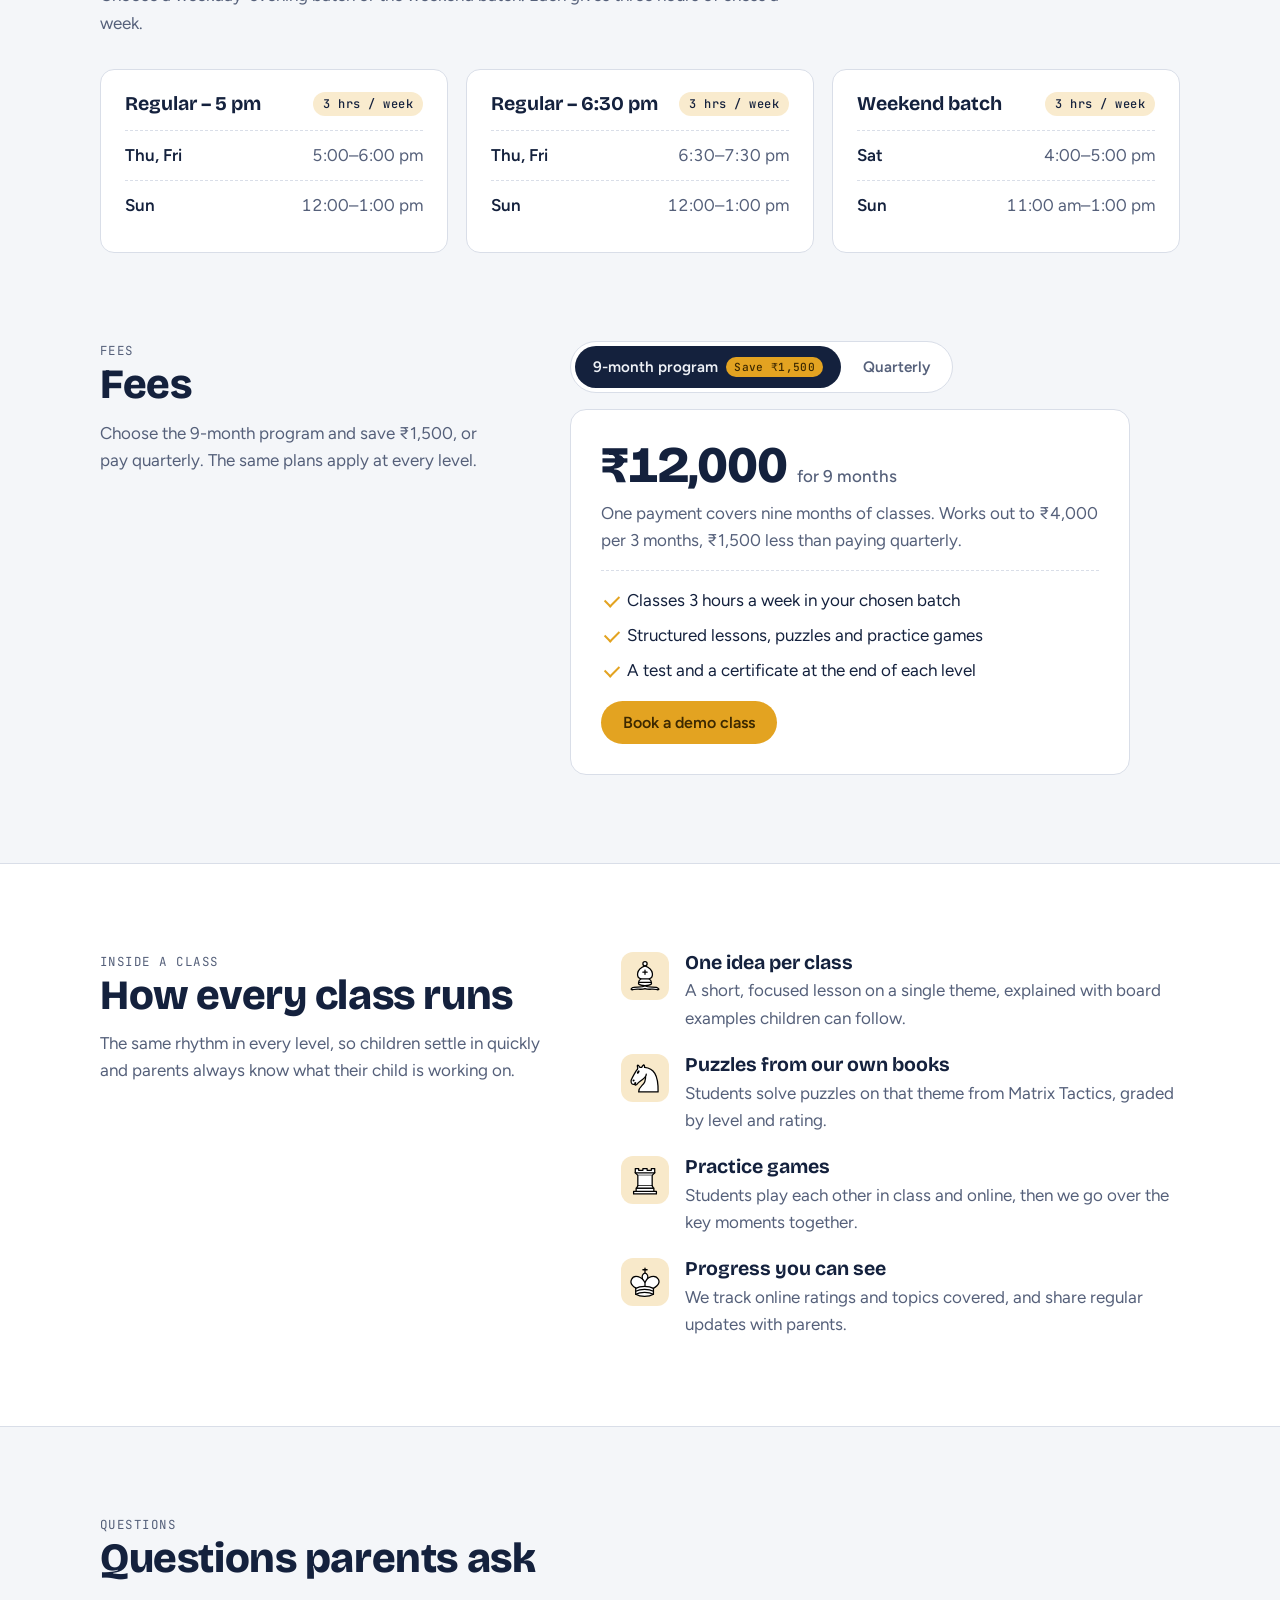
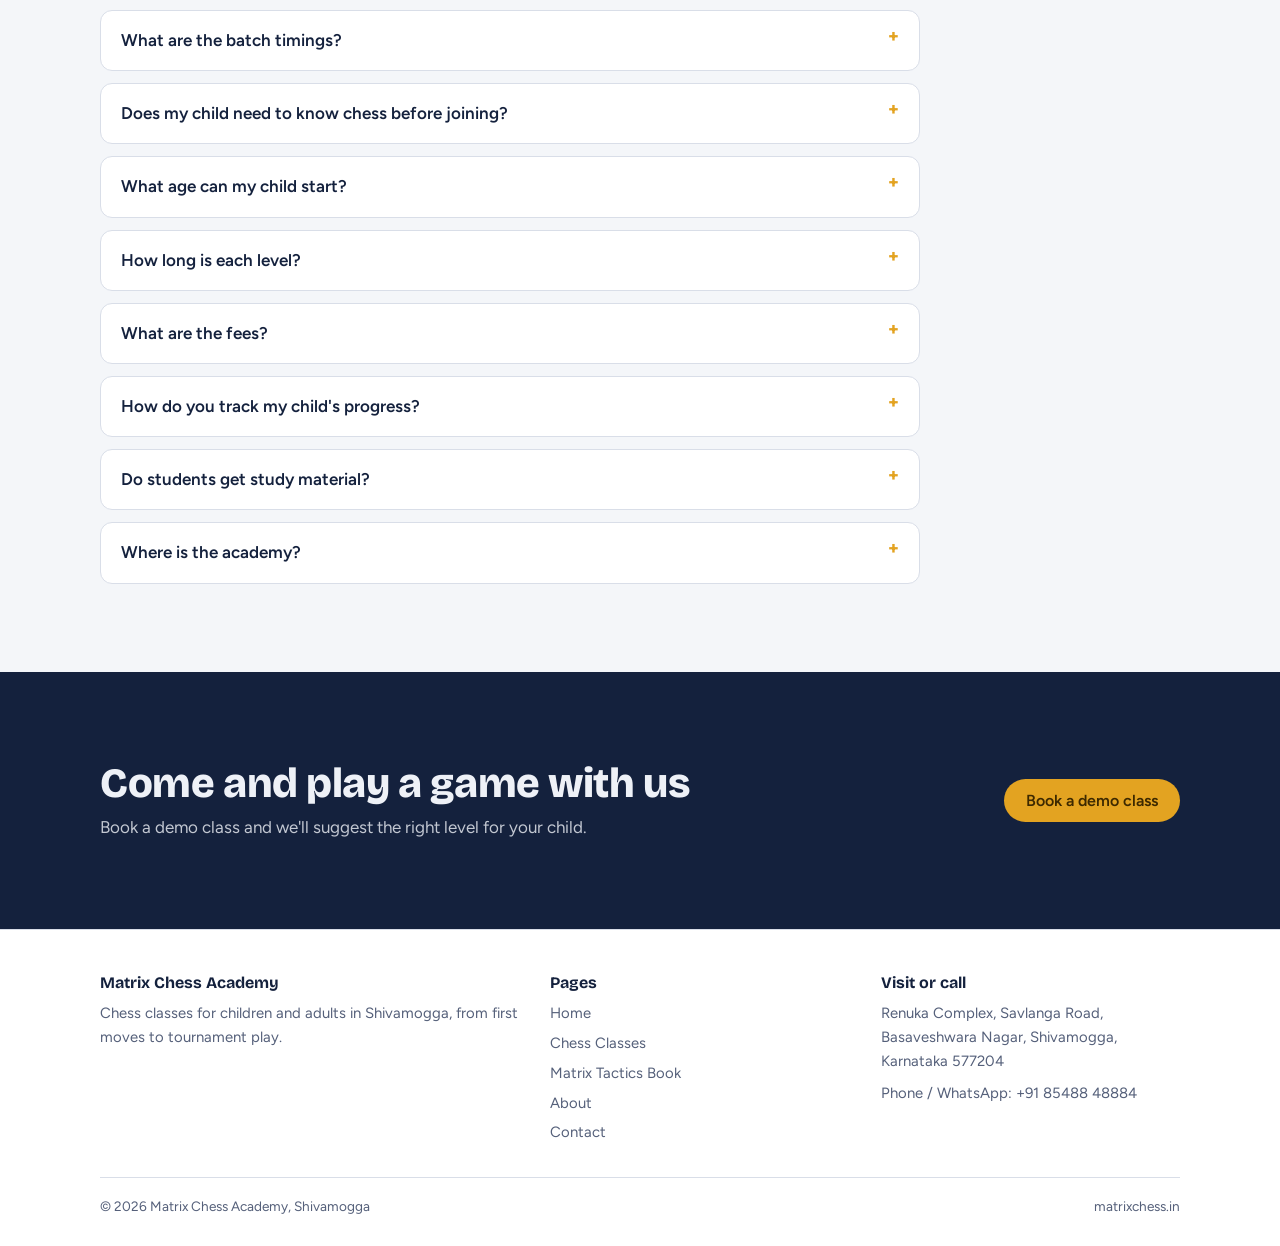
<file: chess-classes.html>
<!DOCTYPE html>
<html lang="en-IN">
<head>
<meta charset="utf-8">
<meta name="viewport" content="width=device-width, initial-scale=1, viewport-fit=cover">
<title>Chess Classes for Kids in Shivamogga | Matrix Chess Academy</title>
<meta name="description" content="Beginner to Advanced chess classes in Shivamogga, with weekday-evening and weekend batches. See what students learn at each level, batch timings, and answers to common questions.">
<link rel="canonical" href="https://matrixchess.in/chess-classes.html">
<meta name="robots" content="index, follow">
<meta name="theme-color" content="#14213d">
<meta property="og:type" content="website">
<meta property="og:site_name" content="Matrix Chess Academy">
<meta property="og:title" content="Chess Classes for Kids in Shivamogga | Matrix Chess Academy">
<meta property="og:description" content="Beginner to Advanced chess classes in Shivamogga, with weekday-evening and weekend batches. See what students learn at each level, batch timings, and answers to common questions.">
<meta property="og:url" content="https://matrixchess.in/chess-classes.html">
<meta property="og:image" content="https://matrixchess.in/og-image.png">
<meta property="og:image:width" content="1200">
<meta property="og:image:height" content="630">
<meta property="og:locale" content="en_IN">
<meta name="twitter:card" content="summary_large_image">
<link rel="icon" href="favicon.svg" type="image/svg+xml">
<link rel="icon" href="favicon-48.png" sizes="48x48" type="image/png">
<link rel="apple-touch-icon" href="apple-touch-icon.png">
<link rel="preconnect" href="https://fonts.googleapis.com">
<link rel="preconnect" href="https://fonts.gstatic.com" crossorigin>
<link rel="stylesheet" href="https://fonts.googleapis.com/css2?family=Bricolage+Grotesque:opsz,wght@12..96,700;12..96,800&family=Figtree:wght@400;500;600&family=JetBrains+Mono:wght@500&display=swap">
<link rel="stylesheet" href="style.css">
<script type="application/ld+json">{"@context": "https://schema.org", "@type": "ItemList", "itemListElement": [{"@type": "ListItem", "position": 1, "item": {"@type": "Course", "name": "Beginner Chess Course", "url": "https://matrixchess.in/chess-classes.html#beginner", "description": "For complete beginners. Children learn how every piece moves and start playing full games with confidence.", "timeRequired": "P3M", "offers": [{"@type": "Offer", "category": "Paid", "name": "9-month program", "price": "12000", "priceCurrency": "INR"}, {"@type": "Offer", "category": "Paid", "name": "Quarterly plan", "price": "4500", "priceCurrency": "INR"}], "provider": {"@type": "Organization", "name": "Matrix Chess Academy", "sameAs": "https://matrixchess.in/"}}}, {"@type": "ListItem", "position": 2, "item": {"@type": "Course", "name": "Intermediate Chess Course", "url": "https://matrixchess.in/chess-classes.html#intermediate", "description": "For students who know the rules. The focus moves to tactics, the patterns that win material and games.", "timeRequired": "P3M", "offers": [{"@type": "Offer", "category": "Paid", "name": "9-month program", "price": "12000", "priceCurrency": "INR"}, {"@type": "Offer", "category": "Paid", "name": "Quarterly plan", "price": "4500", "priceCurrency": "INR"}], "provider": {"@type": "Organization", "name": "Matrix Chess Academy", "sameAs": "https://matrixchess.in/"}}}, {"@type": "ListItem", "position": 3, "item": {"@type": "Course", "name": "Tournament Prep Chess Course", "url": "https://matrixchess.in/chess-classes.html#tournament-prep", "description": "For players getting ready for their first rated tournaments, on and off the board.", "timeRequired": "P3M", "offers": [{"@type": "Offer", "category": "Paid", "name": "9-month program", "price": "12000", "priceCurrency": "INR"}, {"@type": "Offer", "category": "Paid", "name": "Quarterly plan", "price": "4500", "priceCurrency": "INR"}], "provider": {"@type": "Organization", "name": "Matrix Chess Academy", "sameAs": "https://matrixchess.in/"}}}, {"@type": "ListItem", "position": 4, "item": {"@type": "Course", "name": "Advanced Chess Course", "url": "https://matrixchess.in/chess-classes.html#advanced", "description": "For tournament players who want to raise their rating with deeper, personal training.", "timeRequired": "P9M", "offers": [{"@type": "Offer", "category": "Paid", "name": "9-month program", "price": "12000", "priceCurrency": "INR"}, {"@type": "Offer", "category": "Paid", "name": "Quarterly plan", "price": "4500", "priceCurrency": "INR"}], "provider": {"@type": "Organization", "name": "Matrix Chess Academy", "sameAs": "https://matrixchess.in/"}}}]}</script>
<script type="application/ld+json">{"@context": "https://schema.org", "@type": "FAQPage", "mainEntity": [{"@type": "Question", "name": "What are the batch timings?", "acceptedAnswer": {"@type": "Answer", "text": "Regular 5 pm batch: Thursday and Friday 5:00–6:00 pm, and Sunday 12:00–1:00 pm. Regular 6:30 pm batch: Thursday and Friday 6:30–7:30 pm, and Sunday 12:00–1:00 pm. Weekend batch: Saturday 4:00–5:00 pm and Sunday 11:00 am–1:00 pm."}}, {"@type": "Question", "name": "Does my child need to know chess before joining?", "acceptedAnswer": {"@type": "Answer", "text": "No. The Beginner level starts from how the pieces move. Children who already play join a higher level after a short assessment."}}, {"@type": "Question", "name": "What age can my child start?", "acceptedAnswer": {"@type": "Answer", "text": "Most children are ready once they can sit through a short lesson and recognise the pieces. Bring your child for a demo class and we'll suggest the right level."}}, {"@type": "Question", "name": "How long is each level?", "acceptedAnswer": {"@type": "Answer", "text": "Beginner, Intermediate and Tournament Prep are three months each. The Advanced level runs for nine months."}}, {"@type": "Question", "name": "What are the fees?", "acceptedAnswer": {"@type": "Answer", "text": "There are two plans. The 9-month program is ₹12,000, paid once for nine months of classes. The quarterly plan is ₹4,500, paid every three months. The 9-month program saves ₹1,500 compared with paying quarterly."}}, {"@type": "Question", "name": "How do you track my child's progress?", "acceptedAnswer": {"@type": "Answer", "text": "We track topics covered and online ratings, and each level ends with a test and a certificate before the student moves up."}}, {"@type": "Question", "name": "Do students get study material?", "acceptedAnswer": {"@type": "Answer", "text": "Yes. Students practise from Matrix Tactics, our own graded puzzle book, along with puzzles and games set in class."}}, {"@type": "Question", "name": "Where is the academy?", "acceptedAnswer": {"@type": "Answer", "text": "We are at Renuka Complex, Savlanga Road, Basaveshwara Nagar, Shivamogga, Karnataka 577204. Call or WhatsApp +91 85488 48884 for directions."}}]}</script>
<script type="application/ld+json">{"@context": "https://schema.org", "@type": "BreadcrumbList", "itemListElement": [{"@type": "ListItem", "position": 1, "name": "Home", "item": "https://matrixchess.in/"}, {"@type": "ListItem", "position": 2, "name": "Chess Classes", "item": "https://matrixchess.in/chess-classes.html"}]}</script>
</head>
<body>
<a class="skip" href="#main">Skip to content</a>
<header class="site-header">
  <div class="wrap" style="position:relative">
    <a class="brand" href="index.html" aria-label="Matrix Chess Academy, home">
      <img src="pieces/wN.svg" alt="" width="38" height="38">
      <span>MATRIX<small>CHESS ACADEMY</small></span>
    </a>
    <nav aria-label="Main">
      <ul class="menu" id="menu"><li><a href="index.html">Home</a></li><li><a href="chess-classes.html" aria-current="page">Chess Classes</a></li><li><a href="matrix-tactics-book.html">Matrix Tactics Book</a></li><li><a href="about.html">About</a></li><li><a href="contact.html">Contact</a></li></ul>
    </nav>
    <a class="btn btn-gold header-cta" href="contact.html">Book a demo class</a>
    <button class="menu-btn" type="button" aria-controls="menu" aria-expanded="false">Menu</button>
  </div>
</header>
<main id="main">

<section class="page-head"><div class="wrap">
  <div class="crumbs"><a href="index.html">Home</a> / Chess Classes</div>
  <div class="eyebrow">Programs</div>
  <h1>Chess classes in Shivamogga</h1>
  <p>Four levels take a student from the first moves to confident tournament play. Every student starts with a short assessment, and each level ends with a test and a certificate.</p>
</div></section>
<section style="padding-top:20px"><div class="wrap"><article class="level-detail" id="beginner">
  <div class="badge"><img src="pieces/wP.svg" alt="" width="45" height="45"><span class="pill">3 months</span></div>
  <div><h2>Beginner</h2><p>For complete beginners. Children learn how every piece moves and start playing full games with confidence.</p><p><b style="color:var(--ink)">Who it's for:</b> Children who are new to chess.</p></div>
  <div><h3>What students learn</h3><ul><li>How every piece moves and captures</li><li>Check, checkmate and stalemate</li><li>Castling, en passant and pawn promotion</li><li>Basic checkmates with queen and rook</li><li>Simple opening rules</li></ul></div>
</article><article class="level-detail" id="intermediate">
  <div class="badge"><img src="pieces/wN.svg" alt="" width="45" height="45"><span class="pill">3 months</span></div>
  <div><h2>Intermediate</h2><p>For students who know the rules. The focus moves to tactics, the patterns that win material and games.</p><p><b style="color:var(--ink)">Who it's for:</b> Students who know the rules and play full games.</p></div>
  <div><h3>What students learn</h3><ul><li>Forks, pins, skewers and double attacks</li><li>Discovered attacks and removing the defender</li><li>Opening principles in real games</li><li>Simple king and pawn endgames</li></ul></div>
</article><article class="level-detail" id="tournament-prep">
  <div class="badge"><img src="pieces/wR.svg" alt="" width="45" height="45"><span class="pill">3 months</span></div>
  <div><h2>Tournament Prep</h2><p>For players getting ready for their first rated tournaments, on and off the board.</p><p><b style="color:var(--ink)">Who it's for:</b> Players preparing for district and state events.</p></div>
  <div><h3>What students learn</h3><ul><li>Using a chess clock and writing the score sheet</li><li>Tournament rules and etiquette</li><li>Building a simple opening repertoire</li><li>Reviewing games after every round</li></ul></div>
</article><article class="level-detail" id="advanced">
  <div class="badge"><img src="pieces/wQ.svg" alt="" width="45" height="45"><span class="pill">9 months</span></div>
  <div><h2>Advanced</h2><p>For tournament players who want to raise their rating with deeper, personal training.</p><p><b style="color:var(--ink)">Who it's for:</b> Rated or regular tournament players.</p></div>
  <div><h3>What students learn</h3><ul><li>Strategy and positional play</li><li>Deeper endgame technique</li><li>Calculation training</li><li>A personal plan built from the student's own games</li></ul></div>
</article></div></section>
<section id="batches" style="padding-top:0"><div class="wrap">
  <div class="eyebrow">Batch timings</div>
  <h2>Batch timings</h2>
  <p class="lede">Choose a weekday-evening batch or the weekend batch. Each gives three hours of chess a week.</p>
  <div class="batches"><article class="batch"><div class="top"><h3>Regular – 5 pm</h3><span class="pill">3 hrs / week</span></div><dl><div><dt>Thu, Fri</dt><dd>5:00–6:00 pm</dd></div><div><dt>Sun</dt><dd>12:00–1:00 pm</dd></div></dl></article><article class="batch"><div class="top"><h3>Regular – 6:30 pm</h3><span class="pill">3 hrs / week</span></div><dl><div><dt>Thu, Fri</dt><dd>6:30–7:30 pm</dd></div><div><dt>Sun</dt><dd>12:00–1:00 pm</dd></div></dl></article><article class="batch"><div class="top"><h3>Weekend batch</h3><span class="pill">3 hrs / week</span></div><dl><div><dt>Sat</dt><dd>4:00–5:00 pm</dd></div><div><dt>Sun</dt><dd>11:00 am–1:00 pm</dd></div></dl></article></div>
</div></section>
<section id="fees" style="padding-top:0">
  <div class="wrap fees-wrap">
    <div>
      <div class="eyebrow">Fees</div>
      <h2>Fees</h2>
      <p class="lede">Choose the 9-month program and save ₹1,500, or pay quarterly. The same plans apply at every level.</p>
    </div>
    <div class="plans">
  <input type="radio" name="plan-classes" id="classes-9m" class="plan-radio" checked>
  <input type="radio" name="plan-classes" id="classes-q" class="plan-radio">
  <div class="plan-toggle" role="radiogroup" aria-label="Choose a payment plan">
    <label for="classes-9m">9-month program <span class="save">Save ₹1,500</span></label>
    <label for="classes-q">Quarterly</label>
  </div>
  <div class="plan-card">
    <div class="plan p9m">
      <div class="plan-price"><strong>₹12,000</strong><span>for 9 months</span></div>
      <p>One payment covers nine months of classes. Works out to ₹4,000 per 3 months, ₹1,500 less than paying quarterly.</p>
    </div>
    <div class="plan pq">
      <div class="plan-price"><strong>₹4,500</strong><span>every 3 months</span></div>
      <p>Pay one quarter at a time. A good way to start if you want to see how your child takes to chess.</p>
    </div>
    <ul class="plan-inc">
      <li>Classes 3 hours a week in your chosen batch</li>
      <li>Structured lessons, puzzles and practice games</li>
      <li>A test and a certificate at the end of each level</li>
    </ul>
    <a class="btn btn-gold" href="contact.html">Book a demo class</a>
  </div>
</div>
  </div>
</section>
<section class="band">
  <div class="wrap split">
    <div>
      <div class="eyebrow">Inside a class</div>
      <h2>How every class runs</h2>
      <p class="lede">The same rhythm in every level, so children settle in quickly and parents always know what their child is working on.</p>
    </div>
    <div class="points"><div class="point"><div class="ic"><img src="pieces/wB.svg" alt="" width="45" height="45"></div><div><h3>One idea per class</h3><p>A short, focused lesson on a single theme, explained with board examples children can follow.</p></div></div><div class="point"><div class="ic"><img src="pieces/wN.svg" alt="" width="45" height="45"></div><div><h3>Puzzles from our own books</h3><p>Students solve puzzles on that theme from Matrix Tactics, graded by level and rating.</p></div></div><div class="point"><div class="ic"><img src="pieces/wR.svg" alt="" width="45" height="45"></div><div><h3>Practice games</h3><p>Students play each other in class and online, then we go over the key moments together.</p></div></div><div class="point"><div class="ic"><img src="pieces/wK.svg" alt="" width="45" height="45"></div><div><h3>Progress you can see</h3><p>We track online ratings and topics covered, and share regular updates with parents.</p></div></div></div>
  </div>
</section>
<section><div class="wrap">
  <div class="eyebrow">Questions</div>
  <h2>Questions parents ask</h2>
  <div class="faq"><details><summary>What are the batch timings?</summary><p>Regular 5 pm batch: Thursday and Friday 5:00–6:00 pm, and Sunday 12:00–1:00 pm. Regular 6:30 pm batch: Thursday and Friday 6:30–7:30 pm, and Sunday 12:00–1:00 pm. Weekend batch: Saturday 4:00–5:00 pm and Sunday 11:00 am–1:00 pm.</p></details><details><summary>Does my child need to know chess before joining?</summary><p>No. The Beginner level starts from how the pieces move. Children who already play join a higher level after a short assessment.</p></details><details><summary>What age can my child start?</summary><p>Most children are ready once they can sit through a short lesson and recognise the pieces. Bring your child for a demo class and we'll suggest the right level.</p></details><details><summary>How long is each level?</summary><p>Beginner, Intermediate and Tournament Prep are three months each. The Advanced level runs for nine months.</p></details><details><summary>What are the fees?</summary><p>There are two plans. The 9-month program is ₹12,000, paid once for nine months of classes. The quarterly plan is ₹4,500, paid every three months. The 9-month program saves ₹1,500 compared with paying quarterly.</p></details><details><summary>How do you track my child's progress?</summary><p>We track topics covered and online ratings, and each level ends with a test and a certificate before the student moves up.</p></details><details><summary>Do students get study material?</summary><p>Yes. Students practise from Matrix Tactics, our own graded puzzle book, along with puzzles and games set in class.</p></details><details><summary>Where is the academy?</summary><p>We are at Renuka Complex, Savlanga Road, Basaveshwara Nagar, Shivamogga, Karnataka 577204. Call or WhatsApp +91 85488 48884 for directions.</p></details></div>
</div></section>
<section class="cta-band"><div class="wrap">
  <div><h2>Come and play a game with us</h2><p>Book a demo class and we'll suggest the right level for your child.</p></div>
  <a class="btn btn-gold" href="contact.html">Book a demo class</a>
</div></section>
</main>
<footer class="site-footer">
  <div class="wrap">
    <div class="foot-grid">
      <div>
        <h3>Matrix Chess Academy</h3>
        <p>Chess classes for children and adults in Shivamogga, from first moves to tournament play.</p>
      </div>
      <div>
        <h3>Pages</h3>
        <ul><li><a href="index.html">Home</a></li><li><a href="chess-classes.html">Chess Classes</a></li><li><a href="matrix-tactics-book.html">Matrix Tactics Book</a></li><li><a href="about.html">About</a></li><li><a href="contact.html">Contact</a></li></ul>
      </div>
      <div>
        <h3>Visit or call</h3>
        <address style="font-style:normal">Renuka Complex, Savlanga Road,<br>Basaveshwara Nagar, Shivamogga,<br>Karnataka 577204</address>
        <p style="margin-top:8px">Phone / WhatsApp: +91 85488 48884</p>
      </div>
    </div>
    <div class="foot-bottom">
      <span>© <span id="yr">2026</span> Matrix Chess Academy, Shivamogga</span>
      <span>matrixchess.in</span>
    </div>
  </div>
</footer>
<script src="site.js" defer></script>
</body>
</html>
</file>
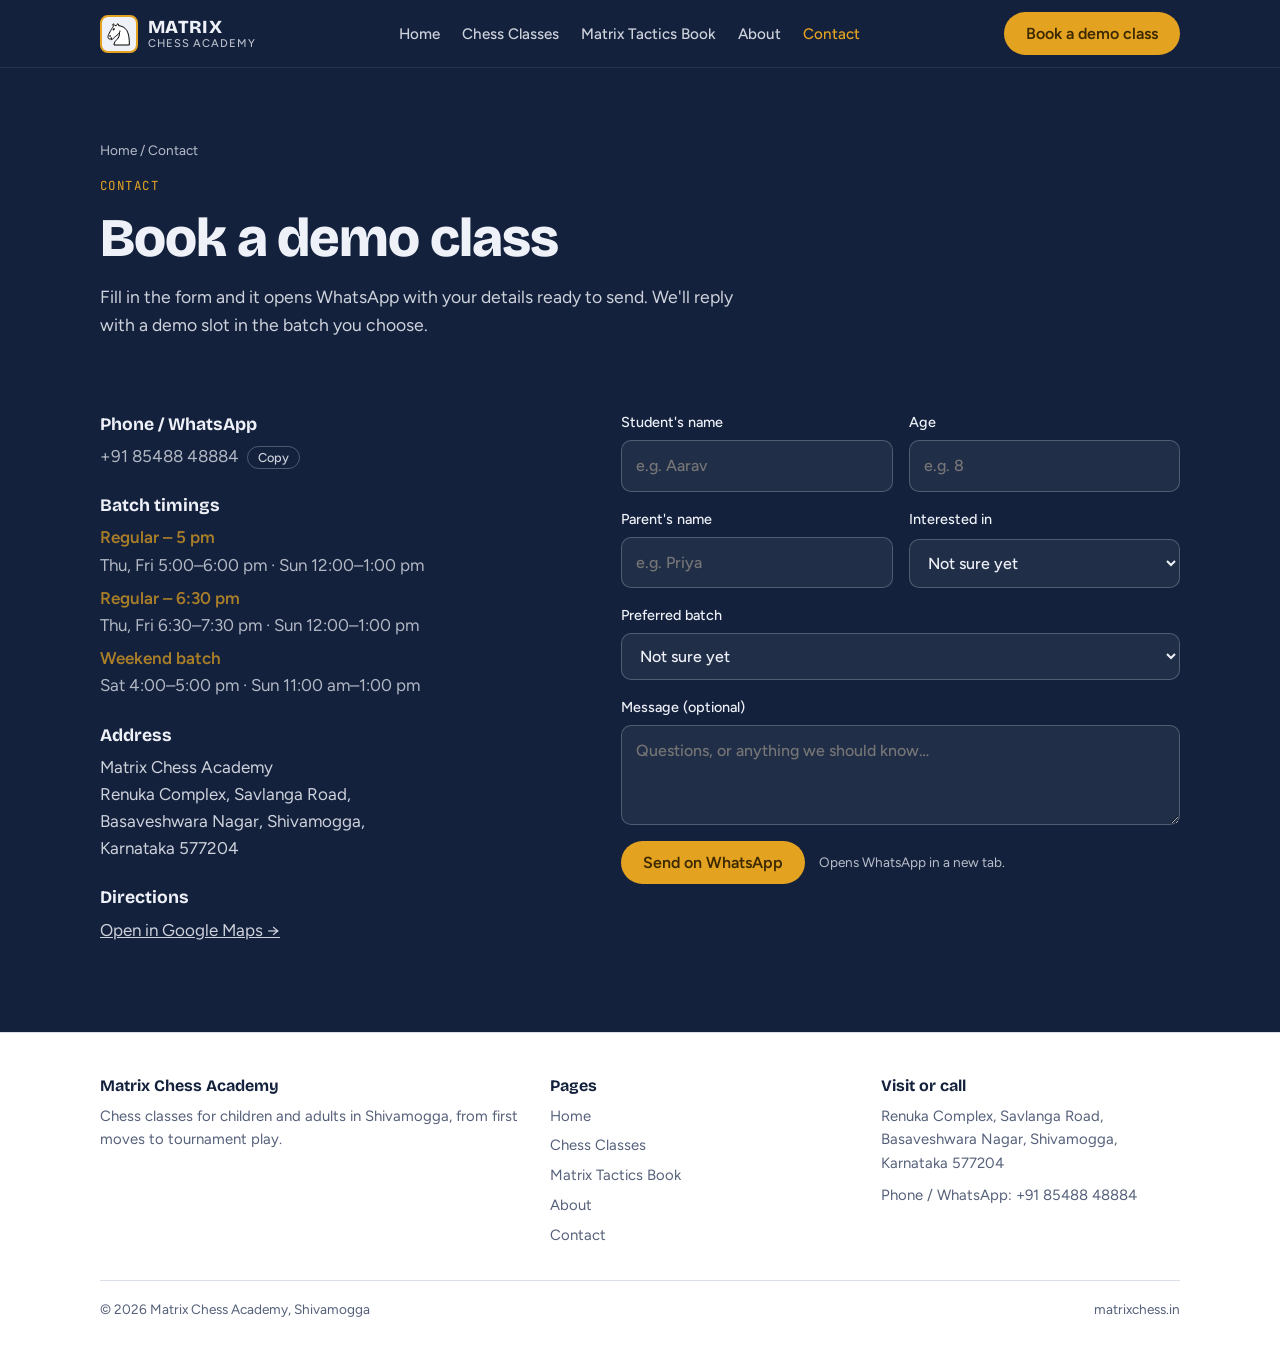
<file: contact.html>
<!DOCTYPE html>
<html lang="en-IN">
<head>
<meta charset="utf-8">
<meta name="viewport" content="width=device-width, initial-scale=1, viewport-fit=cover">
<title>Contact Us | Matrix Chess Academy, Shivamogga</title>
<meta name="description" content="Book a demo chess class at Matrix Chess Academy, Renuka Complex, Savlanga Road, Basaveshwara Nagar, Shivamogga 577204. Call or WhatsApp +91 85488 48884.">
<link rel="canonical" href="https://matrixchess.in/contact.html">
<meta name="robots" content="index, follow">
<meta name="theme-color" content="#14213d">
<meta property="og:type" content="website">
<meta property="og:site_name" content="Matrix Chess Academy">
<meta property="og:title" content="Contact Us | Matrix Chess Academy, Shivamogga">
<meta property="og:description" content="Book a demo chess class at Matrix Chess Academy, Renuka Complex, Savlanga Road, Basaveshwara Nagar, Shivamogga 577204. Call or WhatsApp +91 85488 48884.">
<meta property="og:url" content="https://matrixchess.in/contact.html">
<meta property="og:image" content="https://matrixchess.in/og-image.png">
<meta property="og:image:width" content="1200">
<meta property="og:image:height" content="630">
<meta property="og:locale" content="en_IN">
<meta name="twitter:card" content="summary_large_image">
<link rel="icon" href="favicon.svg" type="image/svg+xml">
<link rel="icon" href="favicon-48.png" sizes="48x48" type="image/png">
<link rel="apple-touch-icon" href="apple-touch-icon.png">
<link rel="preconnect" href="https://fonts.googleapis.com">
<link rel="preconnect" href="https://fonts.gstatic.com" crossorigin>
<link rel="stylesheet" href="https://fonts.googleapis.com/css2?family=Bricolage+Grotesque:opsz,wght@12..96,700;12..96,800&family=Figtree:wght@400;500;600&family=JetBrains+Mono:wght@500&display=swap">
<link rel="stylesheet" href="style.css">
<script type="application/ld+json">{"@context": "https://schema.org", "@type": "SportsActivityLocation", "@id": "https://matrixchess.in/#academy", "name": "Matrix Chess Academy", "description": "Chess classes in Shivamogga for children and adults, from beginner to tournament level.", "url": "https://matrixchess.in/", "telephone": "+91-8548848884", "image": "https://matrixchess.in/og-image.png", "logo": "https://matrixchess.in/icon-512.png", "address": {"@type": "PostalAddress", "streetAddress": "Renuka Complex, Savlanga Road, Basaveshwara Nagar", "addressLocality": "Shivamogga", "addressRegion": "Karnataka", "postalCode": "577204", "addressCountry": "IN"}, "areaServed": {"@type": "City", "name": "Shivamogga"}, "openingHoursSpecification": [{"@type": "OpeningHoursSpecification", "dayOfWeek": ["Thursday", "Friday"], "opens": "17:00", "closes": "19:30"}, {"@type": "OpeningHoursSpecification", "dayOfWeek": "Saturday", "opens": "16:00", "closes": "17:00"}, {"@type": "OpeningHoursSpecification", "dayOfWeek": "Sunday", "opens": "11:00", "closes": "13:00"}], "sport": "Chess"}</script>
<script type="application/ld+json">{"@context": "https://schema.org", "@type": "BreadcrumbList", "itemListElement": [{"@type": "ListItem", "position": 1, "name": "Home", "item": "https://matrixchess.in/"}, {"@type": "ListItem", "position": 2, "name": "Contact", "item": "https://matrixchess.in/contact.html"}]}</script>
</head>
<body>
<a class="skip" href="#main">Skip to content</a>
<header class="site-header">
  <div class="wrap" style="position:relative">
    <a class="brand" href="index.html" aria-label="Matrix Chess Academy, home">
      <img src="pieces/wN.svg" alt="" width="38" height="38">
      <span>MATRIX<small>CHESS ACADEMY</small></span>
    </a>
    <nav aria-label="Main">
      <ul class="menu" id="menu"><li><a href="index.html">Home</a></li><li><a href="chess-classes.html">Chess Classes</a></li><li><a href="matrix-tactics-book.html">Matrix Tactics Book</a></li><li><a href="about.html">About</a></li><li><a href="contact.html" aria-current="page">Contact</a></li></ul>
    </nav>
    <a class="btn btn-gold header-cta" href="contact.html">Book a demo class</a>
    <button class="menu-btn" type="button" aria-controls="menu" aria-expanded="false">Menu</button>
  </div>
</header>
<main id="main">

<section class="page-head"><div class="wrap">
  <div class="crumbs"><a href="index.html">Home</a> / Contact</div>
  <div class="eyebrow">Contact</div>
  <h1>Book a demo class</h1>
  <p>Fill in the form and it opens WhatsApp with your details ready to send. We'll reply with a demo slot in the batch you choose.</p>
</div></section>
<section class="enquiry" style="padding-top:0"><div class="wrap split">
  <div class="contact-list">
    <div><b>Phone / WhatsApp</b><span><span id="phone">+91 85488 48884</span><button type="button" class="copy" data-copy="+918548848884" data-target="phone">Copy</button></span></div>
    <div><b>Batch timings</b><span class="tt"><span><em>Regular – 5 pm</em> Thu, Fri 5:00–6:00 pm · Sun 12:00–1:00 pm</span><span><em>Regular – 6:30 pm</em> Thu, Fri 6:30–7:30 pm · Sun 12:00–1:00 pm</span><span><em>Weekend batch</em> Sat 4:00–5:00 pm · Sun 11:00 am–1:00 pm</span></span></div>
    <div><b>Address</b><address>Matrix Chess Academy<br>Renuka Complex, Savlanga Road,<br>Basaveshwara Nagar, Shivamogga,<br>Karnataka 577204</address></div>
    <div><b>Directions</b><span><a href="https://www.google.com/maps/search/?api=1&amp;query=Matrix+Chess+Academy+Renuka+Complex+Savlanga+Road+Shivamogga" target="_blank" rel="noopener">Open in Google Maps →</a></span></div>
  </div>
  <form id="enq" novalidate>
    <label>Student's name<input id="f-name" name="name" required autocomplete="off" placeholder="e.g. Aarav"></label>
    <label>Age<input id="f-age" name="age" inputmode="numeric" placeholder="e.g. 8"></label>
    <label>Parent's name<input id="f-parent" name="parent" placeholder="e.g. Priya"></label>
    <label>Interested in
      <select id="f-level" name="level">
        <option>Not sure yet</option><option>Beginner</option><option>Intermediate</option>
        <option>Tournament Prep</option><option>Advanced</option><option>Matrix Tactics book</option>
      </select>
    </label>
    <label class="full">Preferred batch
      <select id="f-batch" name="batch">
        <option>Not sure yet</option><option>Regular – 5 pm</option><option>Regular – 6:30 pm</option><option>Weekend batch</option>
      </select>
    </label>
    <label class="full">Message (optional)<textarea id="f-msg" name="message" placeholder="Questions, or anything we should know…"></textarea></label>
    <div class="full" style="display:flex;flex-wrap:wrap;gap:14px;align-items:center">
      <button class="btn btn-gold" type="submit">Send on WhatsApp</button>
      <span class="note" id="f-note">Opens WhatsApp in a new tab.</span>
    </div>
  </form>
</div></section>
</main>
<footer class="site-footer">
  <div class="wrap">
    <div class="foot-grid">
      <div>
        <h3>Matrix Chess Academy</h3>
        <p>Chess classes for children and adults in Shivamogga, from first moves to tournament play.</p>
      </div>
      <div>
        <h3>Pages</h3>
        <ul><li><a href="index.html">Home</a></li><li><a href="chess-classes.html">Chess Classes</a></li><li><a href="matrix-tactics-book.html">Matrix Tactics Book</a></li><li><a href="about.html">About</a></li><li><a href="contact.html">Contact</a></li></ul>
      </div>
      <div>
        <h3>Visit or call</h3>
        <address style="font-style:normal">Renuka Complex, Savlanga Road,<br>Basaveshwara Nagar, Shivamogga,<br>Karnataka 577204</address>
        <p style="margin-top:8px">Phone / WhatsApp: +91 85488 48884</p>
      </div>
    </div>
    <div class="foot-bottom">
      <span>© <span id="yr">2026</span> Matrix Chess Academy, Shivamogga</span>
      <span>matrixchess.in</span>
    </div>
  </div>
</footer>
<script src="site.js" defer></script>
</body>
</html>
</file>
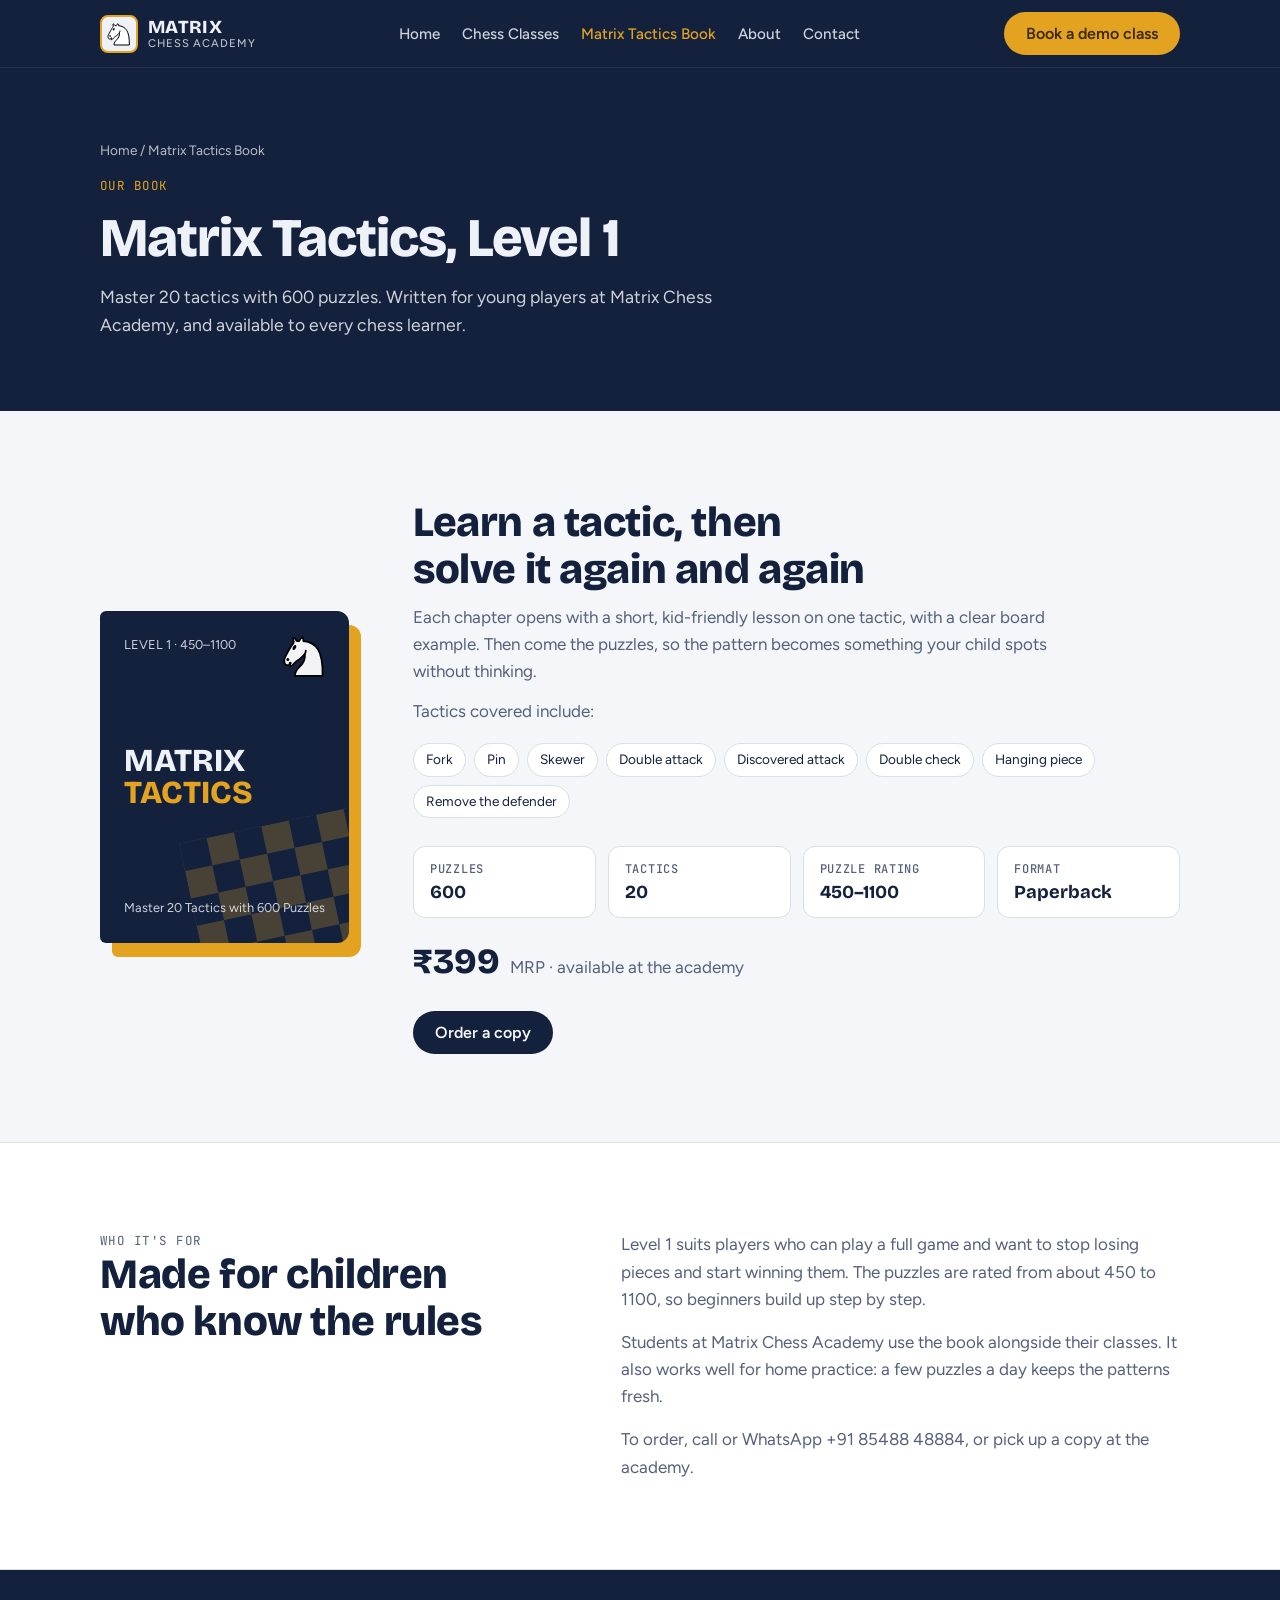
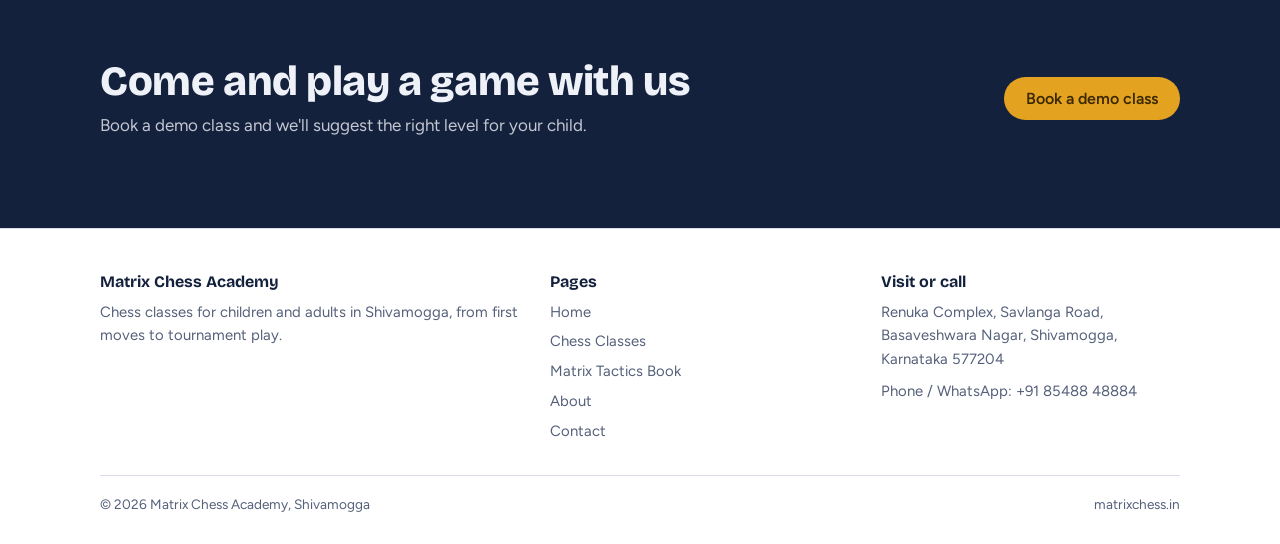
<file: matrix-tactics-book.html>
<!DOCTYPE html>
<html lang="en-IN">
<head>
<meta charset="utf-8">
<meta name="viewport" content="width=device-width, initial-scale=1, viewport-fit=cover">
<title>Matrix Tactics Level 1: 600 Chess Puzzles for Kids</title>
<meta name="description" content="Matrix Tactics Level 1: a chess tactics puzzle book for kids with 600 puzzles across 20 tactics, rated 450–1100. Paperback, ₹399, from Matrix Chess Academy, Shivamogga.">
<link rel="canonical" href="https://matrixchess.in/matrix-tactics-book.html">
<meta name="robots" content="index, follow">
<meta name="theme-color" content="#14213d">
<meta property="og:type" content="website">
<meta property="og:site_name" content="Matrix Chess Academy">
<meta property="og:title" content="Matrix Tactics Level 1: 600 Chess Puzzles for Kids">
<meta property="og:description" content="Matrix Tactics Level 1: a chess tactics puzzle book for kids with 600 puzzles across 20 tactics, rated 450–1100. Paperback, ₹399, from Matrix Chess Academy, Shivamogga.">
<meta property="og:url" content="https://matrixchess.in/matrix-tactics-book.html">
<meta property="og:image" content="https://matrixchess.in/og-image.png">
<meta property="og:image:width" content="1200">
<meta property="og:image:height" content="630">
<meta property="og:locale" content="en_IN">
<meta name="twitter:card" content="summary_large_image">
<link rel="icon" href="favicon.svg" type="image/svg+xml">
<link rel="icon" href="favicon-48.png" sizes="48x48" type="image/png">
<link rel="apple-touch-icon" href="apple-touch-icon.png">
<link rel="preconnect" href="https://fonts.googleapis.com">
<link rel="preconnect" href="https://fonts.gstatic.com" crossorigin>
<link rel="stylesheet" href="https://fonts.googleapis.com/css2?family=Bricolage+Grotesque:opsz,wght@12..96,700;12..96,800&family=Figtree:wght@400;500;600&family=JetBrains+Mono:wght@500&display=swap">
<link rel="stylesheet" href="style.css">
<script type="application/ld+json">{"@context": "https://schema.org", "@type": ["Book", "Product"], "name": "Matrix Tactics Level 1: Master 20 Tactics with 600 Puzzles", "description": "A chess tactics puzzle book for young players rated about 450–1100. Twenty tactics, each with a kid-friendly lesson and puzzles to practise.", "author": {"@type": "Person", "name": "Sunil"}, "publisher": {"@type": "Organization", "name": "Matrix Chess Academy"}, "bookFormat": "https://schema.org/Paperback", "inLanguage": "en", "image": "https://matrixchess.in/og-image.png", "brand": {"@type": "Brand", "name": "Matrix Chess Academy"}, "offers": {"@type": "Offer", "price": "399", "priceCurrency": "INR", "availability": "https://schema.org/InStock", "url": "https://matrixchess.in/matrix-tactics-book.html"}}</script>
<script type="application/ld+json">{"@context": "https://schema.org", "@type": "BreadcrumbList", "itemListElement": [{"@type": "ListItem", "position": 1, "name": "Home", "item": "https://matrixchess.in/"}, {"@type": "ListItem", "position": 2, "name": "Matrix Tactics Book", "item": "https://matrixchess.in/matrix-tactics-book.html"}]}</script>
</head>
<body>
<a class="skip" href="#main">Skip to content</a>
<header class="site-header">
  <div class="wrap" style="position:relative">
    <a class="brand" href="index.html" aria-label="Matrix Chess Academy, home">
      <img src="pieces/wN.svg" alt="" width="38" height="38">
      <span>MATRIX<small>CHESS ACADEMY</small></span>
    </a>
    <nav aria-label="Main">
      <ul class="menu" id="menu"><li><a href="index.html">Home</a></li><li><a href="chess-classes.html">Chess Classes</a></li><li><a href="matrix-tactics-book.html" aria-current="page">Matrix Tactics Book</a></li><li><a href="about.html">About</a></li><li><a href="contact.html">Contact</a></li></ul>
    </nav>
    <a class="btn btn-gold header-cta" href="contact.html">Book a demo class</a>
    <button class="menu-btn" type="button" aria-controls="menu" aria-expanded="false">Menu</button>
  </div>
</header>
<main id="main">

<section class="page-head"><div class="wrap">
  <div class="crumbs"><a href="index.html">Home</a> / Matrix Tactics Book</div>
  <div class="eyebrow">Our book</div>
  <h1>Matrix Tactics, Level 1</h1>
  <p>Master 20 tactics with 600 puzzles. Written for young players at Matrix Chess Academy, and available to every chess learner.</p>
</div></section>
<section><div class="wrap book">
  <div class="cover" aria-hidden="true">
  <img src="pieces/wN.svg" alt="">
  <div class="s">LEVEL 1 · 450–1100</div>
  <div class="t">MATRIX<span>TACTICS</span></div>
  <div class="s">Master 20 Tactics with 600 Puzzles</div>
</div>
  <div>
    <h2>Learn a tactic, then solve it again and again</h2>
    <p class="lede">Each chapter opens with a short, kid-friendly lesson on one tactic, with a clear board example. Then come the puzzles, so the pattern becomes something your child spots without thinking.</p>
    <p class="lede">Tactics covered include:</p>
    <div class="chips"><span>Fork</span><span>Pin</span><span>Skewer</span><span>Double attack</span><span>Discovered attack</span><span>Double check</span><span>Hanging piece</span><span>Remove the defender</span></div>
    <dl class="specs">
      <div><dt>Puzzles</dt><dd>600</dd></div>
      <div><dt>Tactics</dt><dd>20</dd></div>
      <div><dt>Puzzle rating</dt><dd>450–1100</dd></div>
      <div><dt>Format</dt><dd>Paperback</dd></div>
    </dl>
    <div class="price"><strong>₹399</strong><span>MRP · available at the academy</span></div>
    <div class="ctas"><a class="btn btn-ink" href="contact.html">Order a copy</a></div>
  </div>
</div></section>
<section class="band"><div class="wrap split">
  <div>
    <div class="eyebrow">Who it's for</div>
    <h2>Made for children who know the rules</h2>
  </div>
  <div class="prose">
    <p>Level 1 suits players who can play a full game and want to stop losing pieces and start winning them. The puzzles are rated from about 450 to 1100, so beginners build up step by step.</p>
    <p>Students at Matrix Chess Academy use the book alongside their classes. It also works well for home practice: a few puzzles a day keeps the patterns fresh.</p>
    <p>To order, call or WhatsApp +91 85488 48884, or pick up a copy at the academy.</p>
  </div>
</div></section>
<section class="cta-band"><div class="wrap">
  <div><h2>Come and play a game with us</h2><p>Book a demo class and we'll suggest the right level for your child.</p></div>
  <a class="btn btn-gold" href="contact.html">Book a demo class</a>
</div></section>
</main>
<footer class="site-footer">
  <div class="wrap">
    <div class="foot-grid">
      <div>
        <h3>Matrix Chess Academy</h3>
        <p>Chess classes for children and adults in Shivamogga, from first moves to tournament play.</p>
      </div>
      <div>
        <h3>Pages</h3>
        <ul><li><a href="index.html">Home</a></li><li><a href="chess-classes.html">Chess Classes</a></li><li><a href="matrix-tactics-book.html">Matrix Tactics Book</a></li><li><a href="about.html">About</a></li><li><a href="contact.html">Contact</a></li></ul>
      </div>
      <div>
        <h3>Visit or call</h3>
        <address style="font-style:normal">Renuka Complex, Savlanga Road,<br>Basaveshwara Nagar, Shivamogga,<br>Karnataka 577204</address>
        <p style="margin-top:8px">Phone / WhatsApp: +91 85488 48884</p>
      </div>
    </div>
    <div class="foot-bottom">
      <span>© <span id="yr">2026</span> Matrix Chess Academy, Shivamogga</span>
      <span>matrixchess.in</span>
    </div>
  </div>
</footer>
<script src="site.js" defer></script>
</body>
</html>
</file>
<file: style.css>
/* Matrix Chess Academy — navy board + trophy gold. Display: Bricolage Grotesque, body: Figtree, notation: JetBrains Mono */
:root{
  --bg:#f4f6f9; --surface:#ffffff; --ink:#14213d; --muted:#55607a; --line:#d9dee8;
  --navy:#14213d; --on-navy:#eef1f7; --gold:#e3a321; --gold-ink:#3d2900;
  --sq-light:#e9edf4; --sq-dark:#7a8bb0; --hl:#f2c14e; --tint:#f9ecd0;
  --f-display:"Bricolage Grotesque","Segoe UI",system-ui,sans-serif;
  --f-body:"Figtree","Segoe UI",system-ui,sans-serif;
  --f-mono:"JetBrains Mono",ui-monospace,Consolas,monospace;
}
@media (prefers-color-scheme:dark){:root:not([data-theme="light"]){
  --bg:#0d1324; --surface:#151d33; --ink:#e8ecf5; --muted:#a2acc4; --line:#283352;
  --navy:#0a0f1e; --on-navy:#eef1f7; --gold:#f0b43a; --gold-ink:#2a1c00;
  --sq-light:#c9d1e2; --sq-dark:#5d6f99; --hl:#f2c14e; --tint:#2a2a2a; color-scheme:dark}}
:root[data-theme="dark"]{
  --bg:#0d1324; --surface:#151d33; --ink:#e8ecf5; --muted:#a2acc4; --line:#283352;
  --navy:#0a0f1e; --on-navy:#eef1f7; --gold:#f0b43a; --gold-ink:#2a1c00;
  --sq-light:#c9d1e2; --sq-dark:#5d6f99; --hl:#f2c14e; --tint:#2a2a2a; color-scheme:dark}

*{box-sizing:border-box}
html{scroll-behavior:smooth}
@media (prefers-reduced-motion:reduce){html{scroll-behavior:auto}*{animation:none!important;transition:none!important}}
body{background:var(--bg);color:var(--ink);font-family:var(--f-body);font-size:17px;line-height:1.6;margin:0}
img{max-width:100%}
a{color:inherit}
.wrap{max-width:1120px;margin:0 auto;padding-left:max(20px,env(safe-area-inset-left,0px));padding-right:max(20px,env(safe-area-inset-right,0px))}
h1,h2,h3{font-family:var(--f-display);line-height:1.12;text-wrap:balance;margin:0}
h2{font-size:clamp(1.8rem,4vw,2.6rem);font-weight:800;letter-spacing:-.01em}
h3{font-size:1.22rem;font-weight:700}
p{margin:0}
.eyebrow{font-family:var(--f-mono);font-size:.78rem;letter-spacing:.12em;text-transform:uppercase;color:var(--muted)}
section{padding-block:clamp(52px,7vw,88px)}
.lede{color:var(--muted);max-width:62ch;margin-top:12px}
.stack{display:grid;gap:14px}
:focus-visible{outline:3px solid var(--gold);outline-offset:3px}
.skip{position:absolute;left:-999px;top:8px;background:var(--gold);color:var(--gold-ink);padding:8px 14px;border-radius:8px;z-index:20}
.skip:focus{left:12px}

/* header */
body::before{content:"";position:fixed;inset:0 0 auto;height:env(safe-area-inset-top,0px);z-index:10;background:var(--navy)}
.site-header{position:sticky;top:env(safe-area-inset-top,0px);z-index:9;background:var(--navy);color:var(--on-navy);border-bottom:1px solid rgba(255,255,255,.08)}
.site-header .wrap{display:flex;align-items:center;justify-content:space-between;gap:16px;padding-block:12px}
.brand{display:flex;align-items:center;gap:10px;text-decoration:none;font-family:var(--f-display);font-weight:800;font-size:1.15rem;letter-spacing:.02em;line-height:1.1}
.brand img{width:38px;height:38px;background:var(--on-navy);border-radius:8px;border:2px solid var(--gold);padding:2px}
.brand small{display:block;font-family:var(--f-body);font-weight:500;font-size:.7rem;opacity:.75;letter-spacing:.08em}
.menu{display:flex;align-items:center;gap:22px;list-style:none;margin:0;padding:0}
.menu a{text-decoration:none;font-weight:500;font-size:.95rem;opacity:.85}
.menu a:hover,.menu a[aria-current="page"]{opacity:1;color:var(--gold)}
.menu-btn{display:none;background:transparent;border:1px solid rgba(255,255,255,.3);color:inherit;border-radius:8px;padding:8px 12px;font:600 .9rem var(--f-body);cursor:pointer}
@media (max-width:900px){
  .menu-btn{display:block}
  .site-header .header-cta{display:none}
  .menu{display:none;position:absolute;left:0;right:0;top:100%;flex-direction:column;align-items:flex-start;gap:0;background:var(--navy);padding:8px max(20px,env(safe-area-inset-right,0px)) 18px max(20px,env(safe-area-inset-left,0px));border-bottom:1px solid rgba(255,255,255,.1)}
  .menu.open{display:flex}
  .menu li{width:100%}
  .menu a{display:block;padding:12px 0;font-size:1.05rem;border-bottom:1px solid rgba(255,255,255,.08)}
}
.btn{display:inline-flex;align-items:center;gap:8px;font:600 1rem var(--f-body);text-decoration:none;border:0;cursor:pointer;border-radius:999px;padding:12px 22px;transition:transform .15s}
.btn:hover{transform:translateY(-1px)}
.btn-gold{background:var(--gold);color:var(--gold-ink)}
.btn-ghost{background:transparent;color:inherit;box-shadow:inset 0 0 0 2px currentColor}
.btn-ink{background:var(--ink);color:var(--bg)}

/* hero */
.hero{background:var(--navy);color:var(--on-navy);padding-block:clamp(44px,7vw,84px)}
.hero .wrap{display:grid;grid-template-columns:1.1fr .9fr;gap:clamp(32px,5vw,64px);align-items:center}
.hero .wrap > *{min-width:0}
.hero .eyebrow{color:var(--gold)}
.hero h1{font-size:clamp(2.3rem,5.6vw,4.1rem);font-weight:800;letter-spacing:-.02em;margin-top:14px}
.hero h1 em{font-style:normal;color:var(--gold)}
.hero .sub{font-size:1.13rem;opacity:.85;max-width:46ch;margin-top:20px}
.ctas{display:flex;flex-wrap:wrap;gap:12px;margin-top:28px}
.facts{display:flex;flex-wrap:wrap;gap:10px 28px;margin-top:32px;font-size:.92rem;opacity:.85}
.facts b{color:var(--gold);font-family:var(--f-display);font-size:1.05rem;margin-right:4px}
@media (max-width:860px){.hero .wrap{grid-template-columns:1fr}}

/* page header (inner pages) */
.page-head{background:var(--navy);color:var(--on-navy);padding-block:clamp(40px,6vw,72px)}
.page-head .eyebrow{color:var(--gold)}
.page-head h1{font-size:clamp(2.1rem,5vw,3.4rem);font-weight:800;letter-spacing:-.02em;margin-top:12px}
.page-head p{opacity:.85;max-width:60ch;margin-top:14px;font-size:1.1rem}
.crumbs{font-size:.85rem;opacity:.75;margin-bottom:14px}
.crumbs a{text-decoration:none}
.crumbs a:hover{text-decoration:underline}

/* board */
.boardcard{background:rgba(255,255,255,.04);border:1px solid rgba(255,255,255,.1);border-radius:16px;padding:18px}
.board{display:grid;grid-template-columns:repeat(8,1fr);grid-template-rows:repeat(8,1fr);aspect-ratio:1;max-width:100%;border-radius:6px;overflow:hidden;box-shadow:0 0 0 3px var(--gold)}
.sq{position:relative;display:grid;place-items:center;aspect-ratio:1;min-width:0}
.sq.l{background:var(--sq-light)} .sq.d{background:var(--sq-dark)}
.sq.from{background:color-mix(in srgb,var(--hl) 45%,var(--sq-light))}
.sq.to{background:color-mix(in srgb,var(--hl) 70%,var(--sq-dark))}
.sq img{width:92%;height:92%;position:relative;z-index:1}
.sq.hit::after{content:"";position:absolute;inset:6%;border-radius:50%;box-shadow:inset 0 0 0 4px var(--hl);animation:pulse 2s ease-in-out infinite}
.sq .co{position:absolute;font:500 .55rem var(--f-mono);opacity:.75;color:#14213d}
.sq .co.r{right:3px;top:2px} .sq .co.f{left:3px;bottom:2px}
@keyframes pulse{50%{opacity:.35}}
.caption{display:flex;justify-content:space-between;gap:12px;flex-wrap:wrap;margin-top:14px;font-size:.92rem}
.caption code{font-family:var(--f-mono);color:var(--gold);font-size:1rem}

/* levels */
.levels{display:grid;grid-template-columns:repeat(4,1fr);gap:18px;margin-top:36px}
@media (max-width:960px){.levels{grid-template-columns:repeat(2,1fr)}}
@media (max-width:560px){.levels{grid-template-columns:1fr}}
.level{background:var(--surface);border:1px solid var(--line);border-radius:14px;padding:24px;display:flex;flex-direction:column;gap:12px;text-decoration:none;color:inherit}
a.level:hover{border-color:var(--gold)}
.level .top{display:flex;justify-content:space-between;align-items:center}
.level .top img{width:48px;height:48px}
.pill{font:500 .75rem var(--f-mono);letter-spacing:.04em;padding:4px 10px;border-radius:999px;background:color-mix(in srgb,var(--gold) 22%,transparent);color:var(--ink);white-space:nowrap}
.level ul{margin:0;padding-left:18px;color:var(--muted);font-size:.95rem}
.level .who{font-size:.85rem;color:var(--muted);border-top:1px dashed var(--line);padding-top:12px;margin-top:auto}
.more{font-weight:600;color:var(--ink);text-decoration:none;display:inline-block;margin-top:28px}
.more:hover{color:var(--gold)}

/* detailed level (classes page) */
.level-detail{display:grid;grid-template-columns:120px 1fr 1fr;gap:clamp(20px,4vw,48px);padding-block:40px;border-top:1px solid var(--line);align-items:start}
.level-detail:first-of-type{border-top:0}
.level-detail > *{min-width:0}
.level-detail .badge{display:grid;gap:10px;justify-items:start}
.level-detail .badge img{width:84px;height:84px;background:var(--surface);border:1px solid var(--line);border-radius:16px;padding:8px}
.level-detail h2{font-size:clamp(1.6rem,3vw,2.1rem)}
.level-detail p{color:var(--muted);margin-top:10px}
.level-detail h3{font-size:1rem;font-family:var(--f-body);font-weight:600;margin-bottom:8px}
.level-detail ul{margin:0;padding-left:18px;color:var(--muted)}
@media (max-width:820px){.level-detail{grid-template-columns:1fr}}

/* split + points */
.band{background:var(--surface);border-block:1px solid var(--line)}
.split{display:grid;grid-template-columns:.9fr 1.1fr;gap:clamp(32px,5vw,72px);align-items:start}
.split > *{min-width:0}
@media (max-width:860px){.split{grid-template-columns:1fr}}
.points{display:grid;gap:22px}
.point{display:grid;grid-template-columns:48px 1fr;gap:16px}
.point .ic{width:48px;height:48px;border-radius:12px;display:grid;place-items:center;background:color-mix(in srgb,var(--gold) 24%,var(--surface))}
.point .ic img{width:38px;height:38px}
.point p{color:var(--muted);margin-top:4px}

/* book */
.book{display:grid;grid-template-columns:auto 1fr;gap:clamp(28px,5vw,64px);align-items:center}
.book > *{min-width:0}
@media (max-width:720px){.book{grid-template-columns:1fr}}
.cover{width:min(260px,100%);aspect-ratio:3/4;border-radius:6px 12px 12px 6px;background:#14213d;color:#eef1f7;padding:24px;display:flex;flex-direction:column;justify-content:space-between;box-shadow:12px 14px 0 var(--gold);position:relative;overflow:hidden}
.cover::before{content:"";position:absolute;inset:auto -30% -30% auto;width:90%;aspect-ratio:1;background:repeating-conic-gradient(rgba(227,163,33,.25) 0 25%,transparent 0 50%) 0 0/25% 25%;transform:rotate(-12deg)}
.cover .t{font:800 2rem/1 var(--f-display);position:relative}
.cover .t span{display:block;color:#e3a321}
.cover .s{font-size:.8rem;opacity:.85;position:relative}
.cover img{position:absolute;right:18px;top:18px;width:54px;opacity:.95}
.price{display:flex;align-items:baseline;gap:10px;flex-wrap:wrap;margin-top:22px}
.price strong{font:800 2.2rem var(--f-display)}
.price span{color:var(--muted)}
.chips{display:flex;flex-wrap:wrap;gap:8px;margin-top:18px}
.chips span{font-size:.85rem;border:1px solid var(--line);border-radius:999px;padding:5px 12px;background:var(--surface)}
.specs{display:grid;grid-template-columns:repeat(auto-fit,minmax(150px,1fr));gap:12px;margin-top:28px}
.specs div{background:var(--surface);border:1px solid var(--line);border-radius:12px;padding:14px 16px}
.specs dt{font:500 .75rem var(--f-mono);letter-spacing:.06em;text-transform:uppercase;color:var(--muted)}
.specs dd{margin:4px 0 0;font:700 1.15rem var(--f-display)}

/* coach */
.coach{display:grid;grid-template-columns:auto 1fr;gap:28px;align-items:center;background:var(--surface);border:1px solid var(--line);border-radius:18px;padding:clamp(22px,4vw,40px)}
.coach > *{min-width:0}
@media (max-width:620px){.coach{grid-template-columns:1fr}}
.avatar{width:120px;height:120px;border-radius:50%;background:var(--navy);display:grid;place-items:center;border:4px solid var(--gold)}
.avatar img{width:80px;height:80px;background:#eef1f7;border-radius:50%;padding:6px}
.coach p{color:var(--muted);margin-top:10px;max-width:62ch}

/* prose */
.prose{max-width:68ch;display:grid;gap:16px}
.prose p{color:var(--muted)}
.prose h2{margin-top:18px}

/* faq */
.faq{display:grid;gap:12px;margin-top:28px;max-width:820px}
.faq details{background:var(--surface);border:1px solid var(--line);border-radius:12px;padding:16px 20px}
.faq summary{font-weight:600;cursor:pointer;list-style:none;display:flex;justify-content:space-between;gap:16px}
.faq summary::-webkit-details-marker{display:none}
.faq summary::after{content:"+";font:700 1.3rem/1 var(--f-display);color:var(--gold)}
.faq details[open] summary::after{content:"–"}
.faq details p{color:var(--muted);margin-top:10px}

/* cta band + contact */
.cta-band{background:var(--navy);color:var(--on-navy)}
.cta-band .wrap{display:flex;justify-content:space-between;align-items:center;gap:24px;flex-wrap:wrap}
.cta-band p{opacity:.8;margin-top:8px}
.enquiry{background:var(--navy);color:var(--on-navy)}
.enquiry .lede{color:var(--on-navy);opacity:.8}
form{display:grid;grid-template-columns:1fr 1fr;gap:16px}
@media (max-width:620px){form{grid-template-columns:1fr}}
label{display:grid;gap:6px;font-size:.9rem;font-weight:500}
input,select,textarea{font:inherit;font-size:1rem;padding:12px 14px;border-radius:10px;border:1px solid rgba(255,255,255,.22);background:rgba(255,255,255,.06);color:var(--on-navy);width:100%}
select option{color:#14213d}
textarea{min-height:100px;resize:vertical}
.full{grid-column:1/-1}
.note{font-size:.85rem;opacity:.75}
.contact-list{display:grid;gap:22px}
.contact-list b{display:block;font-family:var(--f-display);font-size:1.1rem;margin-bottom:4px}
.contact-list span,.contact-list address{opacity:.85;font-style:normal}
.copy{font:500 .8rem var(--f-body);background:transparent;border:1px solid rgba(255,255,255,.3);color:inherit;border-radius:999px;padding:3px 10px;cursor:pointer;margin-left:8px}

/* footer */
.site-footer{background:var(--surface);border-top:1px solid var(--line);padding-block:44px 28px;font-size:.93rem;color:var(--muted)}
.foot-grid{display:grid;grid-template-columns:1.4fr 1fr 1fr;gap:32px}
@media (max-width:720px){.foot-grid{grid-template-columns:1fr}}
.foot-grid h3{font-size:1rem;color:var(--ink);margin-bottom:10px}
.foot-grid ul{list-style:none;margin:0;padding:0;display:grid;gap:6px}
.foot-grid a{text-decoration:none}
.foot-grid a:hover{color:var(--ink);text-decoration:underline}
.foot-bottom{margin-top:32px;padding-top:18px;border-top:1px solid var(--line);display:flex;justify-content:space-between;gap:12px;flex-wrap:wrap;font-size:.85rem}

/* ---------- hero animation ---------- */
.hero{position:relative;overflow:hidden}
.hero .wrap{position:relative;z-index:1}
.drift{position:absolute;inset:0;pointer-events:none;z-index:0}
.drift img{position:absolute;opacity:.06;filter:brightness(0) invert(1);animation:drift 26s ease-in-out infinite alternate}
.drift .d1{left:3%;top:8%;width:150px;animation-duration:24s}
.drift .d2{left:38%;top:62%;width:110px;animation-duration:30s;animation-delay:-8s}
.drift .d3{right:4%;top:4%;width:90px;animation-duration:21s;animation-delay:-4s}
.drift .d4{left:22%;top:78%;width:80px;animation-duration:27s;animation-delay:-12s}
.drift .d5{right:30%;top:-3%;width:120px;animation-duration:33s;animation-delay:-16s}
.drift .d6{right:2%;bottom:-6%;width:130px;animation-duration:25s;animation-delay:-6s}
@keyframes drift{0%{transform:translate(0,0) rotate(-8deg)}50%{transform:translate(18px,-26px) rotate(6deg)}100%{transform:translate(-14px,14px) rotate(-3deg)}}
@media (max-width:860px){.drift img{width:70px!important}.drift .d2,.drift .d4{display:none}}

.board{position:relative}
.layer{position:absolute;inset:0;pointer-events:none}
.pc{position:absolute;left:0;top:0;width:12.5%;height:12.5%;display:grid;place-items:center;will-change:transform;z-index:3}
.pc img{width:92%;height:92%;transition:filter .2s}
.pc.air{z-index:5}
.pc.air img{filter:drop-shadow(0 10px 8px rgba(0,0,0,.45))}
.mark{position:absolute;left:0;top:0;width:12.5%;height:12.5%;z-index:1;opacity:0;transition:opacity .35s}
.mark.on{opacity:1}
.mark.from{background:color-mix(in srgb,var(--hl) 45%,transparent)}
.mark.to{background:color-mix(in srgb,var(--hl) 70%,transparent)}
.mark.check{background:radial-gradient(circle,rgba(230,57,70,.9) 0%,rgba(230,57,70,.45) 45%,transparent 72%)}
.mark.ring{z-index:4}
.mark.ring::after{content:"";position:absolute;inset:6%;border-radius:50%;box-shadow:inset 0 0 0 4px var(--hl);animation:pulse 1.4s ease-in-out infinite}
.ripple{position:absolute;left:0;top:0;width:12.5%;height:12.5%;z-index:2;pointer-events:none}
.ripple::after{content:"";position:absolute;inset:0;border-radius:50%;border:3px solid var(--gold)}
.arrows{position:absolute;inset:0;width:100%;height:100%;z-index:4;overflow:visible}
.arrows path{fill:none;stroke:var(--gold);stroke-width:.13;stroke-linecap:round}
.arrows polygon{fill:var(--gold);opacity:0;transition:opacity .2s}
.arrows.on polygon{opacity:1}
.caption span{transition:opacity .25s}
.caption.fade span{opacity:0}
.caption .ok{color:#7ddc8f;font-weight:700}
.replay{margin-top:12px;font:600 .85rem var(--f-body);color:var(--on-navy);background:transparent;border:1px solid rgba(255,255,255,.3);border-radius:999px;padding:6px 14px;cursor:pointer}
.replay:hover{border-color:var(--gold);color:var(--gold)}
@media (prefers-reduced-motion:reduce){.drift{display:none}}

/* batch timings */
.batches{display:grid;grid-template-columns:repeat(3,1fr);gap:18px;margin-top:32px}
@media (max-width:860px){.batches{grid-template-columns:1fr}}
.batch{background:var(--surface);border:1px solid var(--line);border-radius:14px;padding:22px 24px}
.batch .top{display:flex;justify-content:space-between;align-items:center;gap:12px;flex-wrap:wrap}
.batch dl{margin:14px 0 0}
.batch dl div{display:flex;justify-content:space-between;gap:12px;padding:11px 0;border-top:1px dashed var(--line)}
.batch dt{font-weight:600}
.batch dd{margin:0;color:var(--muted);font-variant-numeric:tabular-nums;text-align:right}
.contact-list .tt{display:grid;gap:6px}
.contact-list .tt em{display:block;font-style:normal;font-weight:600;color:var(--gold);margin-right:4px}

/* fees */
.fee{color:var(--muted);font-size:.92rem}
.fee strong{font:800 1.35rem var(--f-display);color:var(--ink);margin-right:4px}
.fee-lg{margin-top:8px}
.fee-lg strong{font-size:1.6rem}

/* fees toggle */
.fees-wrap{display:grid;grid-template-columns:.8fr 1.2fr;gap:clamp(28px,5vw,64px);align-items:start}
.fees-wrap > *{min-width:0}
@media (max-width:860px){.fees-wrap{grid-template-columns:1fr}}
.plans{max-width:560px}
.plan-radio{position:absolute;opacity:0;pointer-events:none}
.plan-toggle{display:inline-flex;flex-wrap:wrap;gap:4px;padding:4px;border-radius:999px;background:var(--surface);border:1px solid var(--line)}
.plan-toggle label{display:inline-flex;align-items:center;gap:8px;padding:9px 18px;border-radius:999px;font-weight:600;font-size:.95rem;cursor:pointer;color:var(--muted);transition:background .2s,color .2s}
.plan-toggle .save{font:500 .7rem var(--f-mono);letter-spacing:.03em;padding:3px 8px;border-radius:999px;background:color-mix(in srgb,var(--gold) 28%,transparent);color:var(--ink)}
.plan-radio:nth-of-type(1):checked ~ .plan-toggle label:nth-of-type(1),
.plan-radio:nth-of-type(2):checked ~ .plan-toggle label:nth-of-type(2){background:var(--navy);color:var(--on-navy)}
.plan-radio:nth-of-type(1):checked ~ .plan-toggle label:nth-of-type(1) .save{background:var(--gold);color:var(--gold-ink)}
.plan-radio:nth-of-type(1):focus-visible ~ .plan-toggle label:nth-of-type(1),
.plan-radio:nth-of-type(2):focus-visible ~ .plan-toggle label:nth-of-type(2){outline:3px solid var(--gold);outline-offset:2px}
.plan-card{margin-top:16px;background:var(--surface);border:1px solid var(--line);border-radius:16px;padding:clamp(20px,3vw,30px);display:grid;gap:16px;justify-items:start}
.plan{display:none}
.plan-radio:nth-of-type(1):checked ~ .plan-card .p9m,
.plan-radio:nth-of-type(2):checked ~ .plan-card .pq{display:grid;gap:8px;animation:planin .3s ease}
@keyframes planin{from{opacity:0;transform:translateY(6px)}to{opacity:1;transform:none}}
.plan-price{display:flex;align-items:baseline;gap:10px;flex-wrap:wrap}
.plan-price strong{font:800 clamp(2.4rem,6vw,3.2rem)/1 var(--f-display);letter-spacing:-.02em;font-variant-numeric:tabular-nums}
.plan-price span{color:var(--muted);font-weight:500}
.plan p{color:var(--muted);max-width:52ch}
.plan-inc{margin:0;padding:16px 0 0;list-style:none;display:grid;gap:8px;border-top:1px dashed var(--line);width:100%}
.plan-inc li{padding-left:26px;position:relative}
.plan-inc li::before{content:"";position:absolute;left:4px;top:.45em;width:12px;height:7px;border-left:2.5px solid var(--gold);border-bottom:2.5px solid var(--gold);transform:rotate(-45deg)}
.plan-toggle{flex-wrap:nowrap;max-width:100%}
@media (max-width:520px){
  .plan-toggle{display:flex;width:100%}
  .plan-toggle label{flex:1;justify-content:center;padding:9px 10px;font-size:.9rem;gap:6px;text-align:center;flex-wrap:wrap;row-gap:2px}
}
</file>
